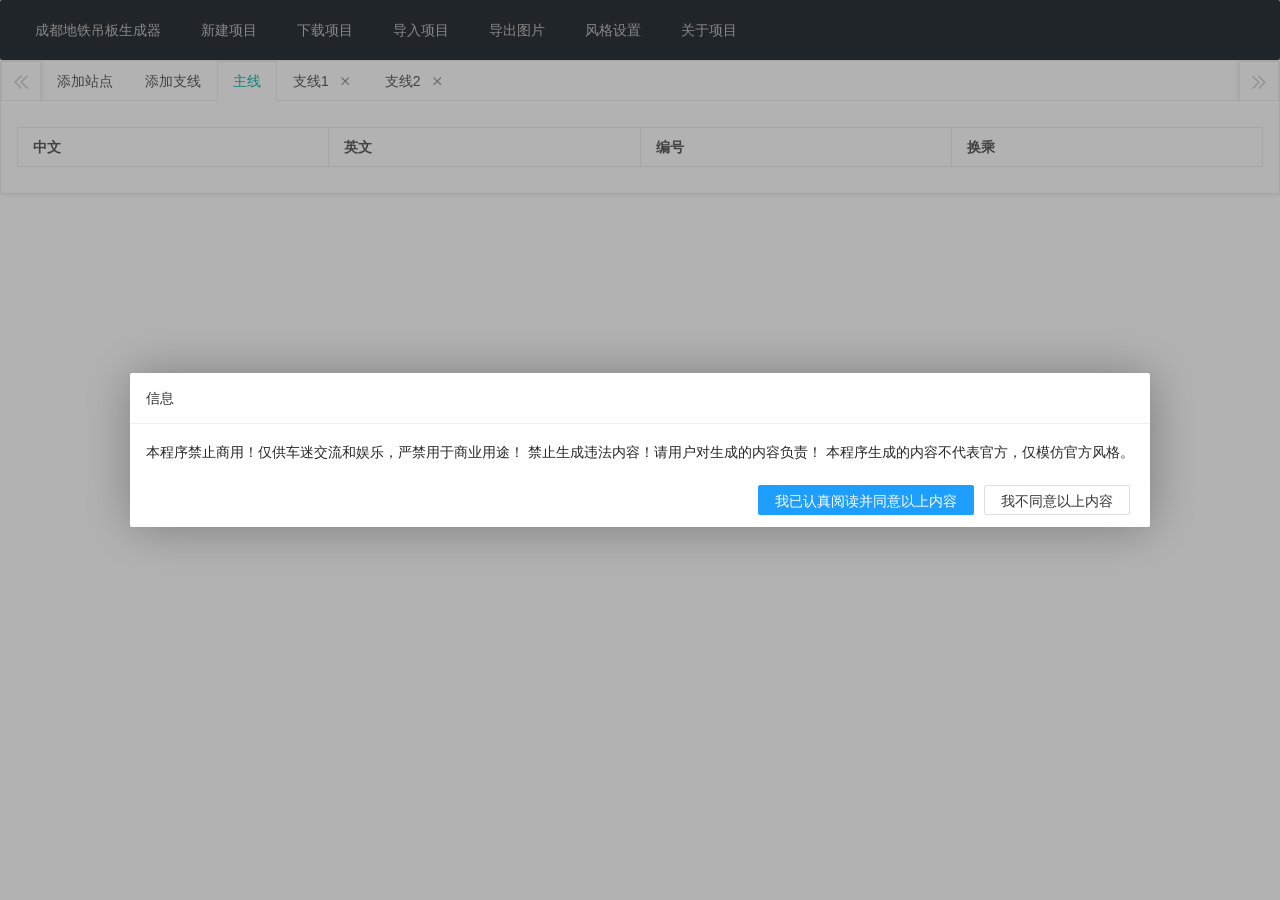
<file: index.html>
<!doctype html>
<html lang="en">
  <head>
    <meta charset="UTF-8" />
    <meta name="viewport" content="width=device-width, initial-scale=1.0" />
    <title>成都地铁吊板生成器</title>
    <link rel="stylesheet" type="text/css" href="style.css" />
    <link href="layui/css/layui.css" rel="stylesheet" />
  </head>
  <body>
    <ul class="layui-nav" id="top">
      <li class="layui-nav-item title">
        <a href="javascript:;">成都地铁吊板生成器</a>
      </li>
      <li class="layui-nav-item" name="btn-new">
        <a href="javascript:;">新建项目</a>
      </li>
      <li class="layui-nav-item" name="btn-download">
        <a href="javascript:;">下载项目</a>
      </li>
      <li class="layui-nav-item" name="btn-import">
        <a href="javascript:;">导入项目</a>
      </li>
      <li class="layui-nav-item" name="btn-export">
        <a href="javascript:;">导出图片</a>
      </li>
      <li class="layui-nav-item" name="btn-style">
        <a href="javascript:;">风格设置</a>
      </li>
      <li class="layui-nav-item" name="btn-about">
        <a href="javascript:;">关于项目</a>
      </li>
      <li class="layui-nav-item options">
        <a href="javascript:;">选项</a>
        <dl class="layui-nav-child">
          <dd name="btn-new"><a href="javascript:;">新建项目</a></dd>
          <dd name="btn-download"><a href="javascript:;">下载项目</a></dd>
          <dd name="btn-import"><a href="javascript:;">导入项目</a></dd>
          <dd name="btn-export"><a href="javascript:;">导出图片</a></dd>
          <dd name="btn-style"><a href="javascript:;">风格设置</a></dd>
          <dd name="btn-about"><a href="javascript:;">关于项目</a></dd>
        </dl>
      </li>
    </ul>
    <div id="main">
      <div id="left">
        <div id="draw"></div>
        <div id="stas">
          <div class="layui-tabs layui-tabs-card layui-panel layui-inline" id="lines" lay-options="{closable:true,headerMode:'scroll',index:2}">
            <ul class="layui-tabs-header" id="toolbar-header">
              <li lay-id="new_sta" lay-closable="false">添加站点</li>
              <li lay-id="new_branch" lay-closable="false">添加支线</li>
              <li lay-id="main" lay-closable="false">主线</li>
              <li lay-id="b1" class="toolbar-branches">支线1</li>
              <li lay-id="b2" class="toolbar-branches">支线2</li>
            </ul>
              <div class="layui-tabs-body" id="toolbar-body">
              <div class="layui-tabs-item">
                <button type="button" class="layui-btn" onclick="new_sta()">添加站点——如果唤起弹窗失败，请点我</button>
              </div>
              <div class="layui-tabs-item">
                <button type="button" class="layui-btn" onclick="new_branch()">添加支线——如果唤起弹窗失败，请点我</button>
              </div>
              <div class="layui-tabs-item">
                <!-- 主线 -->
                <table class="layui-table">
                  <thead>
                    <tr>
                      <th>中文</th>
                      <th>英文</th>
                      <th>编号</th>
                      <th>换乘</th>
                    </tr>
                  </thead>
                  <tbody id="stations"></tbody>
                </table>
              </div>
              <div class="layui-tabs-item id-is-branch">
                <!-- 支线1 -->
                支线1
              </div>
              <div class="layui-tabs-item id-is-branch">
                <!-- 支线2 -->
                支线2
              </div>
            </div>
          </div>
        </div>
      </div>
      <div id="style1" class="layui-form">
        <div class="layui-form-item">
          <div class="layui-input-group">
            <div class="layui-input-split layui-input-prefix">缩放</div>
            <input
              type="number"
              id="scale"
              step="0.1"
              min="0"
              class="layui-input"
            />
          </div>
        </div>
        <div class="layui-form-item">
          <div class="layui-input-group">
            <div class="layui-input-split layui-input-prefix">左边宽度</div>
            <input type="number" id="a_width" min="0" class="layui-input" />
          </div>
        </div>
        <div class="layui-form-item">
          <div class="layui-input-group">
            <div class="layui-input-split layui-input-prefix">右边宽度</div>
            <input type="number" id="b_width" min="0" class="layui-input" />
          </div>
        </div>
        <div class="layui-form-item">
          <div class="layui-input-group">
            <div class="layui-input-split layui-input-prefix">整体高度</div>
            <input type="number" id="height" min="0" class="layui-input" />
          </div>
        </div>
        <div class="layui-form-item">
          <div class="layui-input-group">
            <div class="layui-input-split layui-input-prefix">左右边距</div>
            <input type="number" id="margin" min="0" class="layui-input" />
          </div>
        </div>
        <div class="layui-form-item">
          <div class="layui-input-group">
            <div class="layui-input-split layui-input-prefix">上面边距</div>
            <input type="number" id="a_top" min="0" class="layui-input" />
          </div>
        </div>
        <input
          type="checkbox"
          id="left_door"
          class="layui-input"
          title="左边开门"
          lay-skin="tag"
        /><br /><br />
        <input
          type="checkbox"
          id="to_left"
          class="layui-input"
          title="向左行车"
          lay-skin="tag"
        /><br /><br />
        <input
          type="checkbox"
          id="color_next"
          class="layui-input"
          title="站名、下一站、方向上色"
          lay-skin="tag"
        /><br /><br />
        <input
          type="checkbox"
          id="new_style"
          class="layui-input"
          title="新风格"
          lay-skin="tag"
        /><br /><br />
        <div class="layui-form-item">
          <div class="layui-input-group">
            <div class="layui-input-split layui-input-prefix">线路名称(中文)</div>
            <input type="text" id="name0" class="layui-input" />
          </div>
        </div>
        <div class="layui-form-item">
          <div class="layui-input-group">
            <div class="layui-input-split layui-input-prefix">线路名称(英文)</div>
            <input type="text" id="name1" class="layui-input" />
          </div>
        </div>
        <div class="layui-form-item">
          <div class="layui-input-group">
            <div class="layui-input-split layui-input-prefix">线条粗细</div>
            <input type="number" id="line_width" min="4" max="10" class="layui-input" />
          </div>
        </div>
        <div class="layui-form-item">
          <div class="layui-input-group">
            <div class="layui-input-split layui-input-prefix">线路编号</div>
            <input type="text" id="name2" class="layui-input" />
          </div>
        </div>
        <div style="display: inline">
          <span style="padding-left: 6px">线路颜色</span
          ><input type="color" id="color" class="layui-input" />
        </div>
        <button type="button" class="layui-btn" id="choose-col-btn">使用已有颜色</button>
        <button type="button" class="layui-btn" id="number-station">一键编号</button>
        <button type="button" class="layui-btn" id="reverse-station">线路反转</button>
        <button type="button" class="layui-btn" id="read-station">读取现有站点(仅中文)</button>
        <button type="button" class="layui-btn" id="new_loop">视为环线</button>
      </div>

      <div id="style2" class="layui-form">
        <span style="padding-left: 6px">索引: </span><label id="key"></label
        ><br /><br />
        <div class="layui-form-item">
          <div class="layui-input-group">
            <div class="layui-input-split layui-input-prefix">站名(中文)</div>
            <textarea
              type="text"
              id="zh_name"
              class="layui-textarea"
            ></textarea>
          </div>
        </div>
        <div class="layui-form-item">
          <div class="layui-input-group">
            <div class="layui-input-split layui-input-prefix">站名(英文)</div>
            <textarea
              type="text"
              id="en_name"
              class="layui-textarea"
            ></textarea>
          </div>
        </div>
        <div class="layui-form-item">
          <div class="layui-input-group">
            <div class="layui-input-split layui-input-prefix">编号</div>
            <input type="text" id="number" class="layui-input" />
          </div>
        </div>
        <input type="checkbox" id="serve" title="未开通" lay-skin="tag" />
        <br />
        <br />
        <label>换乘:</label>
        <div id="interchange"></div>
        <br />
        <div style="display: flex">
          <button type="button" class="layui-btn" id="new_interchange">
            新增换乘
          </button>
          <button type="button" class="layui-btn" id="set_now">设为当前</button>
          <button type="button" class="layui-btn" id="dele">删除</button>
        </div>
      </div>
    </div>
    <div id="new_sta_dialog" style="display: none; padding: 15px">
      <div class="layui-form">
        <div class="layui-form-item">
          <label>车站将添加于</label>
          <b id="where_to_add">主线</b>
        </div>
        <div class="layui-form-item">
          <label>选择车站添加位置:</label>
          <select id="stas-choose" lay-search="{fuzzy: false}">
            <option value="__start">开头</option>
            <option value="__end" selected>末尾</option>
          </select>
        </div>
        <div class="layui-form-item">
          <div class="layui-input-group">
            <div class="layui-input-split layui-input-prefix">站名(中文)</div>
            <textarea
              type="text"
              id="new_zh_name"
              class="layui-textarea"
            ></textarea>
          </div>
        </div>
        <div class="layui-form-item">
          <div class="layui-input-group">
            <div class="layui-input-split layui-input-prefix">站名(英文)</div>
            <textarea
              type="text"
              id="new_en_name"
              class="layui-textarea"
            ></textarea>
          </div>
        </div>
        <label>以上内容和其他内容可以稍后更改</label>
      </div>
      <div class="end">
        <button
          type="button"
          class="layui-btn"
          onclick="
            add_sta();
            close_new_sta();
          "
        >
          确定
        </button>
        <button
          type="button"
          class="layui-btn"
          onclick="close_new_sta()"
        >
          取消
        </button>
      </div>
    </div>
    <div
      id="choose-color"
      class="layui-form"
      style="display: none; padding: 15px"
    >
      <div class="layui-form-item">
        <label>选择线路</label>
        <label id="preview-color"></label><br />
        <select
          id="line-choose"
          lay-filter="line-choose-filter"
          lay-search="{fuzzy: false}"
        ></select
        ><br />
        <button type="button" class="layui-btn btn_ok">确定</button
        ><button type="button" class="layui-btn btn_cancel">取消</button>
      </div>
    </div>
    <div
      id="download-png"
      class="layui-form"
      style="display: none; padding: 15px"
    >
      <div class="layui-form-item">
        <div class="layui-form-item">
          <div class="layui-input-group">
            <div class="layui-input-split layui-input-prefix">文件名称</div>
            <input type="text" id="file-name" class="layui-input" />
            <div class="layui-input-split layui-input-suffix">.png</div>
          </div>
        </div>
        <input
          type="checkbox"
          id="no_left"
          class="layui-input"
          title="不导出左边"
          lay-skin="tag"
        />
        <input
          type="checkbox"
          id="no_right"
          class="layui-input"
          title="不导出右边"
          lay-skin="tag"
        /><br /><br />
        <button type="button" class="layui-btn btn_ok">确定</button>
        <button type="button" class="layui-btn btn_cancel">取消</button>
      </div>
    </div>
    <div
      id="number-station-dialog"
      class="layui-form"
      style="display: none; padding: 15px"
    >
      <div class="layui-form-item">
        <div class="layui-form-item">
          <input
            type="checkbox"
            id="reverse-number"
            class="layui-input"
            title="反转编号"
            lay-skin="tag"
          /><br /><br />
        </div>
        <button type="button" class="layui-btn btn_ok">确定</button>
        <button type="button" class="layui-btn btn_cancel">取消</button>
      </div>
    </div>
    <div
      id="read-station-dialog"
      class="layui-form"
      style="display: none; padding: 15px"
    >
      <div class="layui-form-item">
        <div class="layui-form-item">
          <div class="layui-input-group">
            <div class="layui-input-split layui-input-prefix">城市</div>
            <input type="text" id="read-city-name" class="layui-input" value="成都"/>
          </div>
        </div>
        <div class="layui-form-item">
          <div class="layui-input-group">
            <div class="layui-input-split layui-input-prefix">线路名称</div>
            <input type="text" id="read-line-name" class="layui-input" value="2号线"/>
            <div class="layui-input-split layui-input-suffix" style="cursor: pointer;" id="read-lines-search">
              <i class="layui-icon layui-icon-search"></i>
            </div>
          </div>
        </div>
        <select
          id="read-line-choose"
          lay-filter="read-line-choose-filter"
          lay-search="{fuzzy: false}"
        ></select
        ><br />
        <button type="button" class="layui-btn btn_ok">确定</button>
        <button type="button" class="layui-btn btn_cancel">取消</button>
      </div>
    </div>
  </body>
  <script src="layui/layui.js"></script>
  <script src="svg.min.js"></script>
  <script src="draw.js"></script>
  <script src="script.js"></script>
</html>
</file>
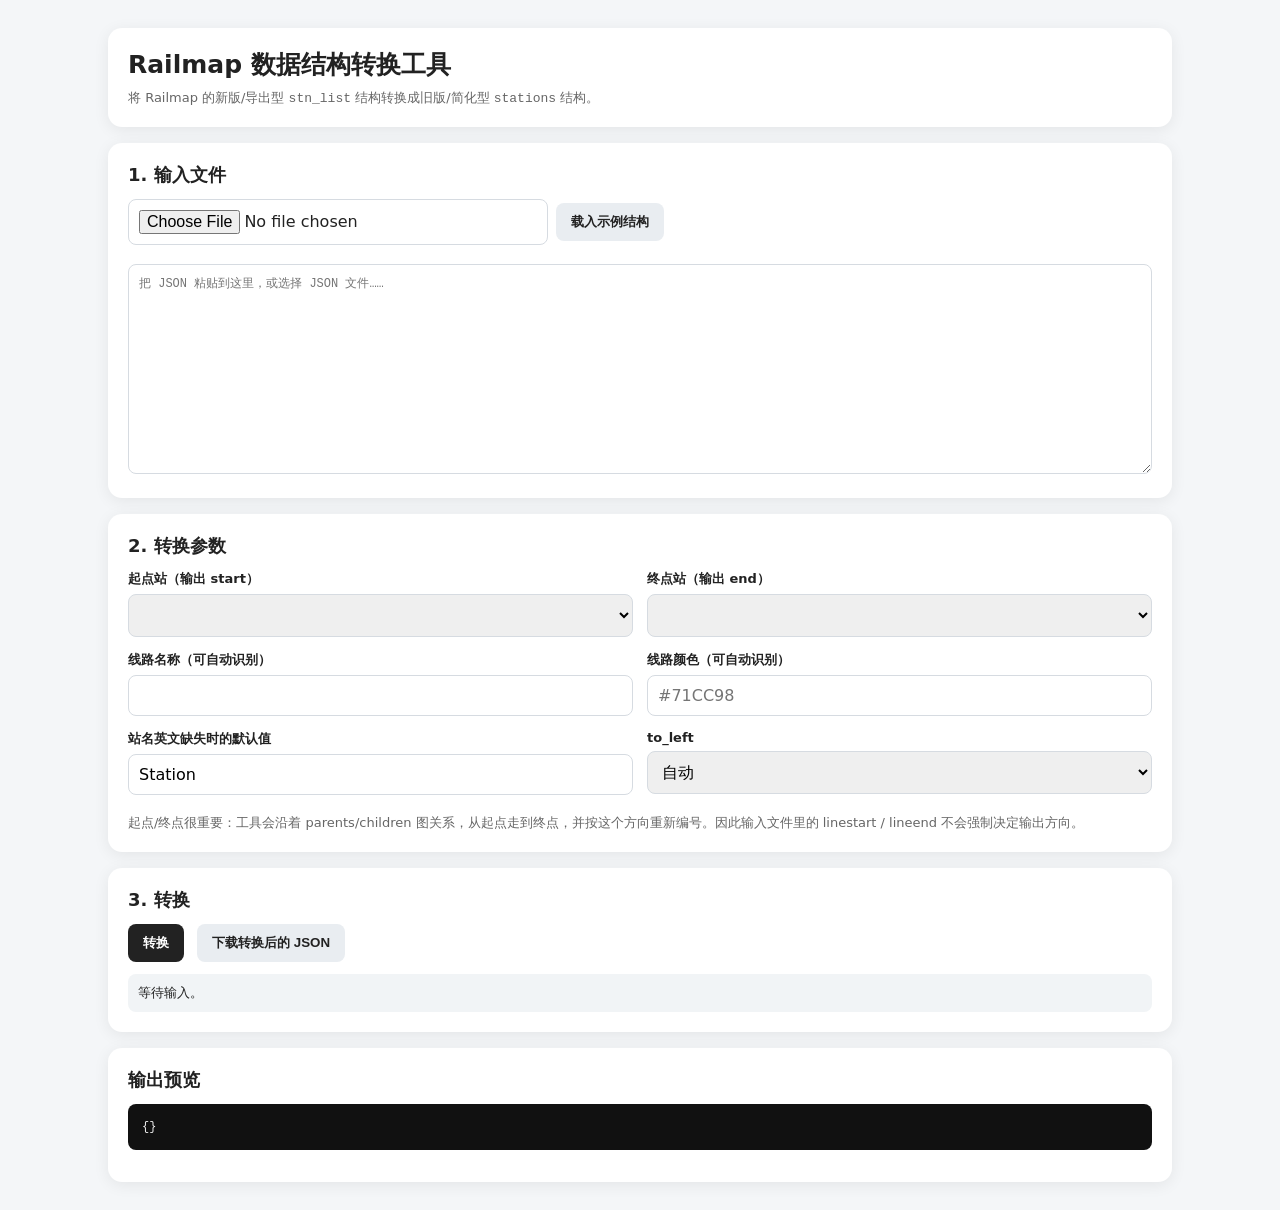
<file: convert.html>
<!doctype html>
<html lang="zh-CN">
<head>
<meta charset="UTF-8">
<meta name="viewport" content="width=device-width,initial-scale=1">
<title>Railmap 数据结构转换工具</title>
<style>
*{box-sizing:border-box}body{margin:0;font-family:system-ui,-apple-system,"Segoe UI","Microsoft YaHei",sans-serif;background:#f4f6f8;color:#222}
.wrap{max-width:1100px;margin:28px auto;padding:0 18px}.card{background:#fff;border-radius:14px;padding:20px;margin-bottom:16px;box-shadow:0 3px 16px #00000012}
h1{margin:0 0 8px;font-size:25px}h2{font-size:18px;margin:0 0 12px}.muted{color:#666;font-size:13px}
.grid{display:grid;grid-template-columns:1fr 1fr;gap:14px}.full{grid-column:1/-1}
label{display:block;font-size:13px;font-weight:600;margin-bottom:6px}input,select,textarea{width:100%;padding:10px;border:1px solid #d6dbe1;border-radius:8px;font:inherit}
textarea{min-height:210px;font-family:Consolas,monospace;font-size:12px}
button{border:0;border-radius:8px;padding:10px 15px;cursor:pointer;font-weight:600;margin-right:8px}
.primary{background:#222;color:#fff}.secondary{background:#e9edf1;color:#222}.danger{background:#ffe7e7;color:#a00}
.row{display:flex;gap:8px;align-items:center;flex-wrap:wrap}.status{padding:10px;border-radius:8px;background:#f1f4f6;font-size:13px;white-space:pre-wrap}
#preview{max-height:360px;overflow:auto;background:#111;color:#eee;padding:14px;border-radius:8px;font:12px/1.5 Consolas,monospace}
.ok{background:#e8f7ec;color:#176b2c}.err{background:#fff0f0;color:#a00000}
@media(max-width:700px){.grid{grid-template-columns:1fr}.full{grid-column:auto}}
</style>
</head>
<body>
<div class="wrap">
<div class="card">
<h1>Railmap 数据结构转换工具</h1>
<div class="muted">将 Railmap 的新版/导出型 <code>stn_list</code> 结构转换成旧版/简化型 <code>stations</code> 结构。</div>
</div>

<div class="card">
<h2>1. 输入文件</h2>
<div class="row">
<input id="file" type="file" accept=".json,application/json" style="max-width:420px">
<button class="secondary" id="loadSample">载入示例结构</button>
</div>
<br>
<textarea id="input" placeholder="把 JSON 粘贴到这里，或选择 JSON 文件……"></textarea>
</div>

<div class="card">
<h2>2. 转换参数</h2>
<div class="grid">
<div>
<label>起点站（输出 start）</label>
<select id="start"></select>
</div>
<div>
<label>终点站（输出 end）</label>
<select id="end"></select>
</div>
<div>
<label>线路名称（可自动识别）</label>
<input id="lineName">
</div>
<div>
<label>线路颜色（可自动识别）</label>
<input id="lineColor" type="text" placeholder="#71CC98">
</div>
<div>
<label>站名英文缺失时的默认值</label>
<input id="defaultEn" value="Station">
</div>
<div>
<label>to_left</label>
<select id="toLeft"><option value="auto">自动</option><option value="true">true</option><option value="false">false</option></select>
</div>
</div>
<br>
<div class="muted">起点/终点很重要：工具会沿着 parents/children 图关系，从起点走到终点，并按这个方向重新编号。因此输入文件里的 linestart / lineend 不会强制决定输出方向。</div>
</div>

<div class="card">
<h2>3. 转换</h2>
<button class="primary" id="convert">转换</button>
<button class="secondary" id="download" disabled>下载转换后的 JSON</button>
<div id="status" class="status" style="margin-top:12px">等待输入。</div>
</div>

<div class="card">
<h2>输出预览</h2>
<pre id="preview">{}</pre>
</div>
</div>

<script>
let source=null, result=null;

const $=id=>document.getElementById(id);
const sample={
  "style":"gzmtr","direction":"l",
  "theme":["guangzhou","gz9","#71CC98","#000"],
  "line_name":["9号线","Line 9"],
  "stn_list":{
    "linestart":{"num":"00","parents":[],"children":["a"],"localisedName":{"zh":"起点","en":"Start"}},
    "a":{"num":"01","parents":["linestart"],"children":["b"],"localisedName":{"zh":"甲站","en":"Jia"}},
    "b":{"num":"02","parents":["a"],"children":["c"],"localisedName":{"zh":"乙站","en":"Yi"}},
    "c":{"num":"03","parents":["b"],"children":["lineend"],"localisedName":{"zh":"丙站","en":"Bing"}},
    "lineend":{"num":"00","parents":["c"],"children":[],"localisedName":{"zh":"终点","en":"End"}}
  }
};

$("file").addEventListener("change", async e=>{
  const f=e.target.files[0]; if(!f)return;
  try{ load(JSON.parse(await f.text())); $("status").textContent="已读取文件。"; $("status").className="status ok"; }
  catch(err){showErr("JSON 解析失败："+err.message);}
});
$("loadSample").onclick=()=>load(sample);

function load(d){
  source=d;
  if(!d || typeof d!=="object" || !d.stn_list) throw new Error("没有找到 stn_list，当前工具要求输入为第二种结构。");
  const list=d.stn_list;
  const stations=Object.entries(list).filter(([k,v])=>k!=="linestart"&&k!=="lineend"&&v?.localisedName?.zh);
  $("lineName").value=(d.line_name?.[0]||"");
  $("lineColor").value=(d.theme?.[2]||"");
  fillSelect(stations);
  const ends=findEndpoints(list);
  if(ends.length>=2){
    // 优先保留用户提示中这种“实际线路方向”无法由源结构可靠判断的情况：
    // 默认选择图的两个端点，若有 linestart/lineend 则按 linestart -> lineend。
    const first=(list.linestart?.children||[]).find(x=>list[x]);
    const last=(list.lineend?.parents||[]).find(x=>list[x]);
    if(first) $("start").value=first;
    if(last) $("end").value=last;
  }
  $("toLeft").value="auto";
  $("preview").textContent="{}";
}
function fillSelect(stations){
  $("start").innerHTML=""; $("end").innerHTML="";
  for(const [k,v] of stations){
    const text=`${v.localisedName.zh} (${v.localisedName.en||"—"}) [${k}]`;
    $("start").add(new Option(text,k)); $("end").add(new Option(text,k));
  }
}
function findEndpoints(list){
  return Object.entries(list).filter(([k,v])=>{
    if(k==="linestart"||k==="lineend")return false;
    const p=(v.parents||[]).filter(x=>list[x]&&x!=="linestart"&&x!=="lineend");
    const c=(v.children||[]).filter(x=>list[x]&&x!=="linestart"&&x!=="lineend");
    return p.length===0 || c.length===0;
  }).map(x=>x[0]);
}
function walk(start,end,list){
  // DFS：优先沿 children 前进；遇到分支会尝试所有路径。
  const paths=[];
  function dfs(k,path,seen){
    if(seen.has(k))return;
    if(k===end){paths.push([...path,k]);return;}
    seen.add(k);
    const children=(list[k]?.children||[]).filter(x=>list[x]&&x!=="linestart"&&x!=="lineend");
    for(const n of children) dfs(n,[...path,k],new Set(seen));
  }
  dfs(start,[],new Set());
  if(paths.length)return paths.sort((a,b)=>a.length-b.length)[0];
  // 如果 children 方向走不到，允许利用 parents 反向走。
  function dfs2(k,path,seen){
    if(seen.has(k))return;
    if(k===end){paths.push([...path,k]);return;}
    seen.add(k);
    const ns=[...(list[k]?.children||[]),...(list[k]?.parents||[])]
      .filter(x=>list[x]&&x!=="linestart"&&x!=="lineend");
    for(const n of [...new Set(ns)]) dfs2(n,[...path,k],new Set(seen));
  }
  dfs2(start,[],new Set());
  if(paths.length)return paths.sort((a,b)=>a.length-b.length)[0];
  return null;
}
function randomKey(){
  const chars="ABCDEFGHIJKLMNOPQRSTUVWXYZabcdefghijklmnopqrstuvwxyz0123456789-_";
  let s="";
  for(let i=0;i<5;i++) s+=chars[Math.floor(Math.random()*chars.length)];
  return s;
}
function uniqueKeys(n){
  const s=new Set(); while(s.size<n)s.add(randomKey()); return [...s];
}
function getLineNumber(theme){
  if(!Array.isArray(theme))return "";
  const id=theme[1]||"";
  const m=String(id).match(/(?:^|[^0-9])([0-9]+)$/);
  return m?m[1]:"";
}
function getInterchanges(v){
  const out=[];
  const groups=v?.transfer?.groups||[];
  for(const g of groups){
    for(const line of (g?.lines||[])){
      const t=line?.theme;
      const num=getLineNumber(t);
      const color=Array.isArray(t)?t[2]:"";
      if(num && !out.some(x=>x[0]===num)) out.push([num,color||""]);
    }
  }
  return out;
}
function convert(){
  try{
    if(!source)throw new Error("请先选择或粘贴 JSON。");
    const list=source.stn_list;
    const start=$("start").value, end=$("end").value;
    if(!start||!end||start===end)throw new Error("请选择不同的起点和终点。");
    const path=walk(start,end,list);
    if(!path)throw new Error("从起点到终点找不到连通路径。请检查 parents/children，或交换起终点。");

    const realPath=path.filter(k=>k!=="linestart"&&k!=="lineend");
    const keys=uniqueKeys(realPath.length);
    const stations={};

    realPath.forEach((oldKey,i)=>{
      const v=list[oldKey];
      const name=v.localisedName||{};
      const zh=name.zh||oldKey;
      const en=name.en||$("defaultEn").value||"Station";
      const item={
        name:[zh,en],
        id:String(i+1).padStart(2,"0")
      };
      if(i>0)item.back=[keys[i-1]];
      if(i<realPath.length-1)item.next=[keys[i+1]];
      item.key=keys[i];
      const interchange=getInterchanges(v);
      if(interchange.length)item.interchange=interchange;
      stations[keys[i]]=item;
    });

    const lineName=$("lineName").value || source.line_name?.[0] || "未命名线路";
    const color=$("lineColor").value || source.theme?.[2] || "#888888";
    const toLeft=$("toLeft").value==="auto" ? source.direction==="l" : $("toLeft").value==="true";

    result={
      name:[lineName, source.line_name?.[1]||lineName],
      color,
      stations,
      branches:[],
      to_left:toLeft,
      left_door:true,
      a_width:600,
      height:200,
      b_width:600,
      line_width:4,
      a_top:50,
      margin:70,
      scale:2,
      new:true,
      color_next:true,
      start:keys[0],
      end:keys[keys.length-1],
      selected:keys[0]
    };
    $("preview").textContent=JSON.stringify(result,null,2);
    $("download").disabled=false;
    $("status").textContent=`转换成功：${realPath.length} 个车站\n${realPath.map((k,i)=>`${i+1}. ${list[k].localisedName.zh}`).join("\n")}`;
    $("status").className="status ok";
  }catch(err){showErr(err.message);}
}
function showErr(msg){$("status").textContent=msg;$("status").className="status err";}
$("input").addEventListener("input",()=>{
  try{const d=JSON.parse($("input").value);load(d);}catch(e){}
});
$("convert").onclick=()=>{
  if(!source && $("input").value.trim()){
    try{load(JSON.parse($("input").value));}catch(e){showErr("JSON 解析失败："+e.message);return;}
  }
  convert();
};
$("download").onclick=()=>{
  if(!result)return;
  const blob=new Blob([JSON.stringify(result,null,2)],{type:"application/json;charset=utf-8"});
  const a=document.createElement("a");
  a.href=URL.createObjectURL(blob);
  const n=(result.name?.[0]||"converted").replace(/[\\/:*?"<>|]/g,"_");
  a.download=n+"_转换.json"; a.click(); URL.revokeObjectURL(a.href);
};
</script>
</body>
</html>
</file>
<file: style.css>
body{
    margin:0;
    padding:0;
    display:flex;
    flex-direction:column;
    height:100%;
}

html{
    height:100%;
}

#draw{
    width:100%;
    overflow-x:auto;
    margin:0;
    padding:0;
}

#top>h3{
    margin:5px;
    padding:0;
    flex-grow:1;
    color:#fff;
}

@media screen and (max-width: 263px) {
    #top>li.layui-nav-item.title{
        display:none;
    }
}

@media screen and (max-width: 771px) {
    #top>li.layui-nav-item:not(li.layui-nav-item.title):not(li.layui-nav-item.options){
        display:none;
    }
}

@media screen and (min-width: 772px) {
    #top>li.layui-nav-item.options{
        display:none;
    }
}

#main{
    flex-grow:1;
    display:flex;
}

/* #stas{
    overflow-y:auto;
    height:50%;
}

#stas-top{
    position:sticky;
    top:0;
    background-color: #fff;
} */

#style1,#style2{
    display: none;
    padding: 15px;
}

#left{
    display:flex;
    flex-direction:column;
    overflow: hidden;
    flex-grow:1;
}

#stations>.stas{
    padding:5px;
}

#stations>.stas>p{
    margin:2px;
}

#stas-table{
    border-collapse:collapse;
    border:1px solid #8a8a8a;
}

th,td{
  border:1px solid rgb(160 160 160);
  padding:8px 10px;
}

#stas{
    display:flex;
    flex-direction:column;
}

#stas-top{
    width:100%;
}

#stas-top>p:first-child{
    flex-grow:1;
    margin:0;
    padding:10px;
}

#stas-top{
    display:flex;
    align-items:center;
}

.hover.hide{
    display:none;
}

.hover{
    background-color:rgba(0,0,0,0.5);
    position:fixed;
    top:0;
    left:0;
    width:100%;
    height:100%;
}

.hover>.dialog>.top{
    display:flex;
}

.hover>.dialog>.top>#dialog-text{
    flex-grow:1;
}

.hover>.dialog{
    position:absolute;
    left:50%;
    top:50%;
    transform:translate(-50%,-50%);
    background-color:#fff;
    border-radius:10px;
    padding:10px;
}

.hover>.dialog>.body{
    padding:10px;
}

.hover>.dialog>.end{
    display:flex;
    justify-content:flex-end;
}
.close{
    background-color:rgb(243, 85, 85);
    cursor:pointer;
    padding:3px;
}
</file>
<file: layui/css/layui.css>
blockquote,body,button,dd,div,dl,dt,form,h1,h2,h3,h4,h5,h6,input,li,ol,p,pre,td,textarea,th,ul{margin:0;padding:0;-webkit-tap-highlight-color:rgba(0,0,0,0)}a:active,a:hover{outline:0}img{display:inline-block;border:none;vertical-align:middle}li{list-style:none}table{border-collapse:collapse;border-spacing:0}h1,h2,h3,h4,h5,h6{font-weight:700}h5,h6{font-size:100%}button,input,select,textarea{font-size:100%}button,input,optgroup,option,select,textarea{font-family:inherit;font-size:inherit;font-style:inherit;font-weight:inherit;outline:0}pre{white-space:pre-wrap;word-wrap:break-word}body{line-height:1.6;color:rgba(0,0,0,.85);font-size:14px;font-family:-apple-system,Roboto,'PingFang SC','Helvetica Neue',Arial,sans-serif,'Apple Color Emoji','Segoe UI Emoji','Segoe UI Symbol','Noto Color Emoji'}hr{height:0;line-height:0;margin:10px 0;padding:0;border:none;border-bottom:1px solid #eee;clear:both;overflow:hidden;background:0 0}a{color:#333;text-decoration:none}a cite{font-style:normal}.layui-border-box,.layui-border-box *{box-sizing:border-box}.layui-box,.layui-box *{box-sizing:content-box}.layui-clear{clear:both}.layui-clear:after{content:'\20';clear:both;display:block;height:0}.layui-clear-space{word-spacing:-5px}.layui-inline{position:relative;display:inline-block;vertical-align:middle}.layui-edge{position:relative;display:inline-block;vertical-align:middle;width:0;height:0;border-width:6px;border-style:dashed;border-color:transparent;overflow:hidden}.layui-edge-top{top:-4px;border-bottom-color:#999;border-bottom-style:solid}.layui-edge-right{border-left-color:#999;border-left-style:solid}.layui-edge-bottom{top:2px;border-top-color:#999;border-top-style:solid}.layui-edge-left{border-right-color:#999;border-right-style:solid}.layui-elip,.layui-ellip{text-overflow:ellipsis;overflow:hidden;white-space:nowrap}.layui-disabled,.layui-icon,.layui-unselect{-webkit-user-select:none;-moz-user-select:none;-ms-user-select:none;user-select:none}.layui-disabled,.layui-disabled:hover{color:#d2d2d2!important;cursor:not-allowed!important}.layui-circle{border-radius:100%}.layui-show{display:block!important}.layui-hide{display:none!important}.layui-show-v{visibility:visible!important}.layui-hide-v{visibility:hidden!important}@font-face{font-family:layui-icon;src:url(../font/iconfont.eot?v=293);src:url(../font/iconfont.eot?v=293#iefix) format('embedded-opentype'),url(../font/iconfont.woff2?v=293) format('woff2'),url(../font/iconfont.woff?v=293) format('woff'),url(../font/iconfont.ttf?v=293) format('truetype'),url(../font/iconfont.svg?v=293#layui-icon) format('svg')}.layui-icon{font-family:layui-icon!important;font-size:16px;font-style:normal;-webkit-font-smoothing:antialiased;-moz-osx-font-smoothing:grayscale}.layui-icon-sound:before{content:'\e69d'}.layui-icon-bot:before{content:'\e7d6'}.layui-icon-leaf:before{content:'\e701'}.layui-icon-folder:before{content:'\eabe'}.layui-icon-folder-open:before{content:'\eac1'}.layui-icon-gitee:before{content:'\e69b'}.layui-icon-github:before{content:'\e6a7'}.layui-icon-disabled:before{content:'\e6cc'}.layui-icon-moon:before{content:'\e6c2'}.layui-icon-error:before{content:'\e693'}.layui-icon-success:before{content:'\e697'}.layui-icon-question:before{content:'\e699'}.layui-icon-lock:before{content:'\e69a'}.layui-icon-eye:before{content:'\e695'}.layui-icon-eye-invisible:before{content:'\e696'}.layui-icon-backspace:before{content:'\e694'}.layui-icon-tips-fill:before{content:'\eb2e'}.layui-icon-test:before{content:'\e692'}.layui-icon-clear:before{content:'\e788'}.layui-icon-heart-fill:before{content:'\e68f'}.layui-icon-light:before{content:'\e748'}.layui-icon-music:before{content:'\e690'}.layui-icon-time:before{content:'\e68d'}.layui-icon-ie:before{content:'\e7bb'}.layui-icon-firefox:before{content:'\e686'}.layui-icon-at:before{content:'\e687'}.layui-icon-bluetooth:before{content:'\e689'}.layui-icon-chrome:before{content:'\e68a'}.layui-icon-edge:before{content:'\e68b'}.layui-icon-heart:before{content:'\e68c'}.layui-icon-key:before{content:'\e683'}.layui-icon-android:before{content:'\e684'}.layui-icon-mike:before{content:'\e6dc'}.layui-icon-mute:before{content:'\e685'}.layui-icon-gift:before{content:'\e627'}.layui-icon-windows:before{content:'\e67f'}.layui-icon-ios:before{content:'\e680'}.layui-icon-logout:before{content:'\e682'}.layui-icon-wifi:before{content:'\e7e0'}.layui-icon-rss:before{content:'\e808'}.layui-icon-email:before{content:'\e618'}.layui-icon-reduce-circle:before{content:'\e616'}.layui-icon-transfer:before{content:'\e691'}.layui-icon-service:before{content:'\e626'}.layui-icon-addition:before{content:'\e624'}.layui-icon-subtraction:before{content:'\e67e'}.layui-icon-slider:before{content:'\e714'}.layui-icon-print:before{content:'\e66d'}.layui-icon-export:before{content:'\e67d'}.layui-icon-cols:before{content:'\e610'}.layui-icon-screen-full:before{content:'\e622'}.layui-icon-screen-restore:before{content:'\e758'}.layui-icon-rate-half:before{content:'\e6c9'}.layui-icon-rate-solid:before{content:'\e67a'}.layui-icon-rate:before{content:'\e67b'}.layui-icon-cellphone:before{content:'\e678'}.layui-icon-vercode:before{content:'\e679'}.layui-icon-login-weibo:before{content:'\e675'}.layui-icon-login-qq:before{content:'\e676'}.layui-icon-login-wechat:before{content:'\e677'}.layui-icon-username:before{content:'\e66f'}.layui-icon-password:before{content:'\e673'}.layui-icon-refresh-3:before{content:'\e9aa'}.layui-icon-auz:before{content:'\e672'}.layui-icon-shrink-right:before{content:'\e668'}.layui-icon-spread-left:before{content:'\e66b'}.layui-icon-snowflake:before{content:'\e6b1'}.layui-icon-tips:before{content:'\e702'}.layui-icon-note:before{content:'\e66e'}.layui-icon-senior:before{content:'\e674'}.layui-icon-refresh-1:before{content:'\e666'}.layui-icon-refresh:before{content:'\e669'}.layui-icon-flag:before{content:'\e66c'}.layui-icon-theme:before{content:'\e66a'}.layui-icon-notice:before{content:'\e667'}.layui-icon-console:before{content:'\e665'}.layui-icon-website:before{content:'\e7ae'}.layui-icon-face-surprised:before{content:'\e664'}.layui-icon-set:before{content:'\e716'}.layui-icon-template:before{content:'\e663'}.layui-icon-app:before{content:'\e653'}.layui-icon-template-1:before{content:'\e656'}.layui-icon-home:before{content:'\e68e'}.layui-icon-female:before{content:'\e661'}.layui-icon-male:before{content:'\e662'}.layui-icon-tread:before{content:'\e6c5'}.layui-icon-praise:before{content:'\e6c6'}.layui-icon-rmb:before{content:'\e65e'}.layui-icon-more:before{content:'\e65f'}.layui-icon-camera:before{content:'\e660'}.layui-icon-cart-simple:before{content:'\e698'}.layui-icon-face-cry:before{content:'\e69c'}.layui-icon-face-smile:before{content:'\e6af'}.layui-icon-survey:before{content:'\e6b2'}.layui-icon-read:before{content:'\e705'}.layui-icon-location:before{content:'\e715'}.layui-icon-dollar:before{content:'\e659'}.layui-icon-diamond:before{content:'\e735'}.layui-icon-return:before{content:'\e65c'}.layui-icon-camera-fill:before{content:'\e65d'}.layui-icon-fire:before{content:'\e756'}.layui-icon-more-vertical:before{content:'\e671'}.layui-icon-cart:before{content:'\e657'}.layui-icon-star-fill:before{content:'\e658'}.layui-icon-prev:before{content:'\e65a'}.layui-icon-next:before{content:'\e65b'}.layui-icon-upload:before{content:'\e67c'}.layui-icon-upload-drag:before{content:'\e681'}.layui-icon-user:before{content:'\e770'}.layui-icon-file-b:before{content:'\e655'}.layui-icon-component:before{content:'\e857'}.layui-icon-find-fill:before{content:'\e670'}.layui-icon-loading:before{content:'\e63d'}.layui-icon-loading-1:before{content:'\e63e'}.layui-icon-add-1:before{content:'\e654'}.layui-icon-pause:before{content:'\e651'}.layui-icon-play:before{content:'\e652'}.layui-icon-video:before{content:'\e6ed'}.layui-icon-headset:before{content:'\e6fc'}.layui-icon-voice:before{content:'\e688'}.layui-icon-speaker:before{content:'\e645'}.layui-icon-fonts-del:before{content:'\e64f'}.layui-icon-fonts-html:before{content:'\e64b'}.layui-icon-fonts-code:before{content:'\e64e'}.layui-icon-fonts-strong:before{content:'\e62b'}.layui-icon-unlink:before{content:'\e64d'}.layui-icon-picture:before{content:'\e64a'}.layui-icon-link:before{content:'\e64c'}.layui-icon-face-smile-b:before{content:'\e650'}.layui-icon-align-center:before{content:'\e647'}.layui-icon-align-right:before{content:'\e648'}.layui-icon-align-left:before{content:'\e649'}.layui-icon-fonts-u:before{content:'\e646'}.layui-icon-fonts-i:before{content:'\e644'}.layui-icon-tabs:before{content:'\e62a'}.layui-icon-circle:before{content:'\e63f'}.layui-icon-radio:before{content:'\e643'}.layui-icon-share:before{content:'\e641'}.layui-icon-edit:before{content:'\e642'}.layui-icon-delete:before{content:'\e640'}.layui-icon-engine:before{content:'\e628'}.layui-icon-chart-screen:before{content:'\e629'}.layui-icon-chart:before{content:'\e62c'}.layui-icon-table:before{content:'\e62d'}.layui-icon-tree:before{content:'\e62e'}.layui-icon-upload-circle:before{content:'\e62f'}.layui-icon-templeate-1:before{content:'\e630'}.layui-icon-util:before{content:'\e631'}.layui-icon-layouts:before{content:'\e632'}.layui-icon-prev-circle:before{content:'\e633'}.layui-icon-carousel:before{content:'\e634'}.layui-icon-code-circle:before{content:'\e635'}.layui-icon-water:before{content:'\e636'}.layui-icon-date:before{content:'\e637'}.layui-icon-layer:before{content:'\e638'}.layui-icon-fonts-clear:before{content:'\e639'}.layui-icon-dialogue:before{content:'\e63a'}.layui-icon-cellphone-fine:before{content:'\e63b'}.layui-icon-form:before{content:'\e63c'}.layui-icon-file:before{content:'\e621'}.layui-icon-triangle-r:before{content:'\e623'}.layui-icon-triangle-d:before{content:'\e625'}.layui-icon-set-sm:before{content:'\e620'}.layui-icon-add-circle:before{content:'\e61f'}.layui-icon-layim-download:before{content:'\e61e'}.layui-icon-layim-uploadfile:before{content:'\e61d'}.layui-icon-404:before{content:'\e61c'}.layui-icon-about:before{content:'\e60b'}.layui-icon-layim-theme:before{content:'\e61b'}.layui-icon-down:before{content:'\e61a'}.layui-icon-up:before{content:'\e619'}.layui-icon-circle-dot:before{content:'\e617'}.layui-icon-set-fill:before{content:'\e614'}.layui-icon-search:before{content:'\e615'}.layui-icon-friends:before{content:'\e612'}.layui-icon-group:before{content:'\e613'}.layui-icon-reply-fill:before{content:'\e611'}.layui-icon-menu-fill:before{content:'\e60f'}.layui-icon-face-smile-fine:before{content:'\e60c'}.layui-icon-picture-fine:before{content:'\e60d'}.layui-icon-log:before{content:'\e60e'}.layui-icon-list:before{content:'\e60a'}.layui-icon-release:before{content:'\e609'}.layui-icon-add-circle-fine:before{content:'\e608'}.layui-icon-ok:before{content:'\e605'}.layui-icon-help:before{content:'\e607'}.layui-icon-chat:before{content:'\e606'}.layui-icon-top:before{content:'\e604'}.layui-icon-right:before{content:'\e602'}.layui-icon-left:before{content:'\e603'}.layui-icon-star:before{content:'\e600'}.layui-icon-download-circle:before{content:'\e601'}.layui-icon-close:before{content:'\1006'}.layui-icon-close-fill:before{content:'\1007'}.layui-icon-ok-circle:before{content:'\1005'}.layui-main{position:relative;width:1160px;margin:0 auto}.layui-header{position:relative;z-index:1000;height:60px}.layui-header a:hover{-webkit-transition:all .5s;transition:all .5s}.layui-side{position:fixed;left:0;top:0;bottom:0;z-index:999;width:200px;overflow-x:hidden}.layui-side-scroll{position:relative;width:220px;height:100%;overflow-x:hidden}.layui-body{position:relative;left:200px;right:0;top:0;bottom:0;width:auto;box-sizing:border-box}.layui-layout-body{overflow-x:hidden}.layui-layout-admin .layui-header{position:fixed;top:0;left:0;right:0;background-color:#23292e}.layui-layout-admin .layui-side{top:60px;width:200px;overflow-x:hidden}.layui-layout-admin .layui-body{position:absolute;top:60px;padding-bottom:44px}.layui-layout-admin .layui-main{width:auto;margin:0 15px}.layui-layout-admin .layui-footer{position:fixed;left:200px;right:0;bottom:0;z-index:990;height:44px;line-height:44px;padding:0 15px;box-shadow:-1px 0 4px rgb(0 0 0 / 12%);background-color:#fafafa}.layui-layout-admin .layui-logo{position:absolute;left:0;top:0;width:200px;height:100%;line-height:60px;text-align:center;color:#16baaa;font-size:16px;box-shadow:0 1px 2px 0 rgb(0 0 0 / 15%)}.layui-layout-admin .layui-header .layui-nav{background:0 0}.layui-layout-left{position:absolute!important;left:200px;top:0}.layui-layout-right{position:absolute!important;right:0;top:0}.layui-container{position:relative;margin:0 auto;box-sizing:border-box}.layui-fluid{position:relative;margin:0 auto;padding:0 15px}.layui-row:after,.layui-row:before{content:'';display:block;clear:both}.layui-col-lg1,.layui-col-lg10,.layui-col-lg11,.layui-col-lg12,.layui-col-lg2,.layui-col-lg3,.layui-col-lg4,.layui-col-lg5,.layui-col-lg6,.layui-col-lg7,.layui-col-lg8,.layui-col-lg9,.layui-col-md1,.layui-col-md10,.layui-col-md11,.layui-col-md12,.layui-col-md2,.layui-col-md3,.layui-col-md4,.layui-col-md5,.layui-col-md6,.layui-col-md7,.layui-col-md8,.layui-col-md9,.layui-col-sm1,.layui-col-sm10,.layui-col-sm11,.layui-col-sm12,.layui-col-sm2,.layui-col-sm3,.layui-col-sm4,.layui-col-sm5,.layui-col-sm6,.layui-col-sm7,.layui-col-sm8,.layui-col-sm9,.layui-col-xl1,.layui-col-xl10,.layui-col-xl11,.layui-col-xl12,.layui-col-xl2,.layui-col-xl3,.layui-col-xl4,.layui-col-xl5,.layui-col-xl6,.layui-col-xl7,.layui-col-xl8,.layui-col-xl9,.layui-col-xs1,.layui-col-xs10,.layui-col-xs11,.layui-col-xs12,.layui-col-xs2,.layui-col-xs3,.layui-col-xs4,.layui-col-xs5,.layui-col-xs6,.layui-col-xs7,.layui-col-xs8,.layui-col-xs9{position:relative;display:block;box-sizing:border-box}.layui-col-xs1,.layui-col-xs10,.layui-col-xs11,.layui-col-xs12,.layui-col-xs2,.layui-col-xs3,.layui-col-xs4,.layui-col-xs5,.layui-col-xs6,.layui-col-xs7,.layui-col-xs8,.layui-col-xs9{float:left}.layui-col-xs1{width:8.33333333%}.layui-col-xs2{width:16.66666667%}.layui-col-xs3{width:25%}.layui-col-xs4{width:33.33333333%}.layui-col-xs5{width:41.66666667%}.layui-col-xs6{width:50%}.layui-col-xs7{width:58.33333333%}.layui-col-xs8{width:66.66666667%}.layui-col-xs9{width:75%}.layui-col-xs10{width:83.33333333%}.layui-col-xs11{width:91.66666667%}.layui-col-xs12{width:100%}.layui-col-xs-offset1{margin-left:8.33333333%}.layui-col-xs-offset2{margin-left:16.66666667%}.layui-col-xs-offset3{margin-left:25%}.layui-col-xs-offset4{margin-left:33.33333333%}.layui-col-xs-offset5{margin-left:41.66666667%}.layui-col-xs-offset6{margin-left:50%}.layui-col-xs-offset7{margin-left:58.33333333%}.layui-col-xs-offset8{margin-left:66.66666667%}.layui-col-xs-offset9{margin-left:75%}.layui-col-xs-offset10{margin-left:83.33333333%}.layui-col-xs-offset11{margin-left:91.66666667%}.layui-col-xs-offset12{margin-left:100%}@media screen and (max-width:767.98px){.layui-container{padding:0 15px}.layui-hide-xs{display:none!important}.layui-show-xs-block{display:block!important}.layui-show-xs-inline{display:inline!important}.layui-show-xs-inline-block{display:inline-block!important}}@media screen and (min-width:768px){.layui-container{width:720px}.layui-hide-sm{display:none!important}.layui-show-sm-block{display:block!important}.layui-show-sm-inline{display:inline!important}.layui-show-sm-inline-block{display:inline-block!important}.layui-col-sm1,.layui-col-sm10,.layui-col-sm11,.layui-col-sm12,.layui-col-sm2,.layui-col-sm3,.layui-col-sm4,.layui-col-sm5,.layui-col-sm6,.layui-col-sm7,.layui-col-sm8,.layui-col-sm9{float:left}.layui-col-sm1{width:8.33333333%}.layui-col-sm2{width:16.66666667%}.layui-col-sm3{width:25%}.layui-col-sm4{width:33.33333333%}.layui-col-sm5{width:41.66666667%}.layui-col-sm6{width:50%}.layui-col-sm7{width:58.33333333%}.layui-col-sm8{width:66.66666667%}.layui-col-sm9{width:75%}.layui-col-sm10{width:83.33333333%}.layui-col-sm11{width:91.66666667%}.layui-col-sm12{width:100%}.layui-col-sm-offset1{margin-left:8.33333333%}.layui-col-sm-offset2{margin-left:16.66666667%}.layui-col-sm-offset3{margin-left:25%}.layui-col-sm-offset4{margin-left:33.33333333%}.layui-col-sm-offset5{margin-left:41.66666667%}.layui-col-sm-offset6{margin-left:50%}.layui-col-sm-offset7{margin-left:58.33333333%}.layui-col-sm-offset8{margin-left:66.66666667%}.layui-col-sm-offset9{margin-left:75%}.layui-col-sm-offset10{margin-left:83.33333333%}.layui-col-sm-offset11{margin-left:91.66666667%}.layui-col-sm-offset12{margin-left:100%}}@media screen and (min-width:992px){.layui-container{width:960px}.layui-hide-md{display:none!important}.layui-show-md-block{display:block!important}.layui-show-md-inline{display:inline!important}.layui-show-md-inline-block{display:inline-block!important}.layui-col-md1,.layui-col-md10,.layui-col-md11,.layui-col-md12,.layui-col-md2,.layui-col-md3,.layui-col-md4,.layui-col-md5,.layui-col-md6,.layui-col-md7,.layui-col-md8,.layui-col-md9{float:left}.layui-col-md1{width:8.33333333%}.layui-col-md2{width:16.66666667%}.layui-col-md3{width:25%}.layui-col-md4{width:33.33333333%}.layui-col-md5{width:41.66666667%}.layui-col-md6{width:50%}.layui-col-md7{width:58.33333333%}.layui-col-md8{width:66.66666667%}.layui-col-md9{width:75%}.layui-col-md10{width:83.33333333%}.layui-col-md11{width:91.66666667%}.layui-col-md12{width:100%}.layui-col-md-offset1{margin-left:8.33333333%}.layui-col-md-offset2{margin-left:16.66666667%}.layui-col-md-offset3{margin-left:25%}.layui-col-md-offset4{margin-left:33.33333333%}.layui-col-md-offset5{margin-left:41.66666667%}.layui-col-md-offset6{margin-left:50%}.layui-col-md-offset7{margin-left:58.33333333%}.layui-col-md-offset8{margin-left:66.66666667%}.layui-col-md-offset9{margin-left:75%}.layui-col-md-offset10{margin-left:83.33333333%}.layui-col-md-offset11{margin-left:91.66666667%}.layui-col-md-offset12{margin-left:100%}}@media screen and (min-width:1200px){.layui-container{width:1150px}.layui-hide-lg{display:none!important}.layui-show-lg-block{display:block!important}.layui-show-lg-inline{display:inline!important}.layui-show-lg-inline-block{display:inline-block!important}.layui-col-lg1,.layui-col-lg10,.layui-col-lg11,.layui-col-lg12,.layui-col-lg2,.layui-col-lg3,.layui-col-lg4,.layui-col-lg5,.layui-col-lg6,.layui-col-lg7,.layui-col-lg8,.layui-col-lg9{float:left}.layui-col-lg1{width:8.33333333%}.layui-col-lg2{width:16.66666667%}.layui-col-lg3{width:25%}.layui-col-lg4{width:33.33333333%}.layui-col-lg5{width:41.66666667%}.layui-col-lg6{width:50%}.layui-col-lg7{width:58.33333333%}.layui-col-lg8{width:66.66666667%}.layui-col-lg9{width:75%}.layui-col-lg10{width:83.33333333%}.layui-col-lg11{width:91.66666667%}.layui-col-lg12{width:100%}.layui-col-lg-offset1{margin-left:8.33333333%}.layui-col-lg-offset2{margin-left:16.66666667%}.layui-col-lg-offset3{margin-left:25%}.layui-col-lg-offset4{margin-left:33.33333333%}.layui-col-lg-offset5{margin-left:41.66666667%}.layui-col-lg-offset6{margin-left:50%}.layui-col-lg-offset7{margin-left:58.33333333%}.layui-col-lg-offset8{margin-left:66.66666667%}.layui-col-lg-offset9{margin-left:75%}.layui-col-lg-offset10{margin-left:83.33333333%}.layui-col-lg-offset11{margin-left:91.66666667%}.layui-col-lg-offset12{margin-left:100%}}@media screen and (min-width:1400px){.layui-container{width:1330px}.layui-hide-xl{display:none!important}.layui-show-xl-block{display:block!important}.layui-show-xl-inline{display:inline!important}.layui-show-xl-inline-block{display:inline-block!important}.layui-col-xl1,.layui-col-xl10,.layui-col-xl11,.layui-col-xl12,.layui-col-xl2,.layui-col-xl3,.layui-col-xl4,.layui-col-xl5,.layui-col-xl6,.layui-col-xl7,.layui-col-xl8,.layui-col-xl9{float:left}.layui-col-xl1{width:8.33333333%}.layui-col-xl2{width:16.66666667%}.layui-col-xl3{width:25%}.layui-col-xl4{width:33.33333333%}.layui-col-xl5{width:41.66666667%}.layui-col-xl6{width:50%}.layui-col-xl7{width:58.33333333%}.layui-col-xl8{width:66.66666667%}.layui-col-xl9{width:75%}.layui-col-xl10{width:83.33333333%}.layui-col-xl11{width:91.66666667%}.layui-col-xl12{width:100%}.layui-col-xl-offset1{margin-left:8.33333333%}.layui-col-xl-offset2{margin-left:16.66666667%}.layui-col-xl-offset3{margin-left:25%}.layui-col-xl-offset4{margin-left:33.33333333%}.layui-col-xl-offset5{margin-left:41.66666667%}.layui-col-xl-offset6{margin-left:50%}.layui-col-xl-offset7{margin-left:58.33333333%}.layui-col-xl-offset8{margin-left:66.66666667%}.layui-col-xl-offset9{margin-left:75%}.layui-col-xl-offset10{margin-left:83.33333333%}.layui-col-xl-offset11{margin-left:91.66666667%}.layui-col-xl-offset12{margin-left:100%}}.layui-col-space1{margin:-.5px}.layui-col-space1>*{padding:.5px}.layui-col-space2{margin:-1px}.layui-col-space2>*{padding:1px}.layui-col-space4{margin:-2px}.layui-col-space4>*{padding:2px}.layui-col-space5{margin:-2.5px}.layui-col-space5>*{padding:2.5px}.layui-col-space6{margin:-3px}.layui-col-space6>*{padding:3px}.layui-col-space8{margin:-4px}.layui-col-space8>*{padding:4px}.layui-col-space10{margin:-5px}.layui-col-space10>*{padding:5px}.layui-col-space12{margin:-6px}.layui-col-space12>*{padding:6px}.layui-col-space14{margin:-7px}.layui-col-space14>*{padding:7px}.layui-col-space15{margin:-7.5px}.layui-col-space15>*{padding:7.5px}.layui-col-space16{margin:-8px}.layui-col-space16>*{padding:8px}.layui-col-space18{margin:-9px}.layui-col-space18>*{padding:9px}.layui-col-space20{margin:-10px}.layui-col-space20>*{padding:10px}.layui-col-space22{margin:-11px}.layui-col-space22>*{padding:11px}.layui-col-space24{margin:-12px}.layui-col-space24>*{padding:12px}.layui-col-space25{margin:-12.5px}.layui-col-space25>*{padding:12.5px}.layui-col-space26{margin:-13px}.layui-col-space26>*{padding:13px}.layui-col-space28{margin:-14px}.layui-col-space28>*{padding:14px}.layui-col-space30{margin:-15px}.layui-col-space30>*{padding:15px}.layui-col-space32{margin:-16px}.layui-col-space32>*{padding:16px}.layui-padding-1{padding:4px!important}.layui-padding-2{padding:8px!important}.layui-padding-3{padding:16px!important}.layui-padding-4{padding:32px!important}.layui-padding-5{padding:48px!important}.layui-margin-1{margin:4px!important}.layui-margin-2{margin:8px!important}.layui-margin-3{margin:16px!important}.layui-margin-4{margin:32px!important}.layui-margin-5{margin:48px!important}.layui-btn,.layui-input,.layui-select,.layui-textarea,.layui-upload-button{outline:0;-webkit-appearance:none;-moz-appearance:none;appearance:none;-webkit-transition:all .3s;transition:all .3s;box-sizing:border-box}.layui-elem-quote{margin-bottom:10px;padding:15px;line-height:1.8;border-left:5px solid #16b777;border-radius:0 2px 2px 0;background-color:#fafafa}.layui-quote-nm{border-style:solid;border-width:1px;border-left-width:5px;background:0 0}.layui-elem-field{margin-bottom:10px;padding:0;border-width:1px;border-style:solid}.layui-elem-field legend{margin-left:20px;padding:0 10px;font-size:20px}.layui-field-title{margin:16px 0;border-width:0;border-top-width:1px}.layui-field-box{padding:15px}.layui-field-title .layui-field-box{padding:10px 0}.layui-progress{position:relative;height:6px;border-radius:20px;background-color:#eee}.layui-progress-bar{position:absolute;left:0;top:0;width:0;max-width:100%;height:6px;border-radius:20px;text-align:right;background-color:#16b777;-webkit-transition:all .3s;transition:all .3s}.layui-progress-big,.layui-progress-big .layui-progress-bar{height:18px;line-height:18px}.layui-progress-text{position:relative;top:-20px;line-height:18px;font-size:12px;color:#5f5f5f}.layui-progress-big .layui-progress-text{position:static;padding:0 10px;color:#fff}.layui-collapse{border-width:1px;border-style:solid;border-radius:2px}.layui-colla-content,.layui-colla-item{border-top-width:1px;border-top-style:solid}.layui-colla-item:first-child{border-top:none}.layui-colla-title{position:relative;height:42px;line-height:42px;padding:0 15px 0 35px;color:#333;background-color:#fafafa;cursor:pointer;font-size:14px;overflow:hidden}.layui-colla-content{display:none;padding:10px 15px;line-height:1.6;color:#5f5f5f}.layui-colla-icon{position:absolute;left:15px;top:50%;margin-top:-7px;font-size:14px;line-height:normal;transition:all .2s}.layui-colla-item.layui-show>.layui-colla-title .layui-colla-icon{transform:rotate(90deg)}.layui-colla-item.layui-show>.layui-colla-content{display:block}.layui-card{margin-bottom:15px;border-radius:2px;background-color:#fff;box-shadow:0 1px 2px 0 rgba(0,0,0,.05)}.layui-card:last-child{margin-bottom:0}.layui-card-body,.layui-card-header{position:relative;padding:10px 15px}.layui-card-header{border-bottom:1px solid #f8f8f8;color:#333;border-radius:2px 2px 0 0;font-size:14px}.layui-card-body .layui-table{margin:5px 0}.layui-card .layui-tab{margin:0}.layui-panel{position:relative;border-width:1px;border-style:solid;border-radius:2px;box-shadow:1px 1px 4px rgb(0 0 0 / 8%);background-color:#fff;color:#5f5f5f}.layui-panel-window{position:relative;padding:15px;border-radius:0;border-top:5px solid #eee;background-color:#fff}.layui-auxiliar-moving{position:fixed;left:0;right:0;top:0;bottom:0;width:100%;height:100%;background:0 0;z-index:9999999999;-moz-user-select:none;-webkit-user-select:none;-ms-user-select:none;user-select:none}.layui-scrollbar-hide{overflow:hidden!important}.layui-bg-red{background-color:#ff5722!important;color:#fff!important}.layui-bg-orange{background-color:#ffb800!important;color:#fff!important}.layui-bg-green{background-color:#16baaa!important;color:#fff!important}.layui-bg-cyan{background-color:#2f4056!important;color:#fff!important}.layui-bg-blue{background-color:#1e9fff!important;color:#fff!important}.layui-bg-purple{background-color:#a233c6!important;color:#fff!important}.layui-bg-black{background-color:#2f363c!important;color:#fff!important}.layui-bg-gray{background-color:#fafafa!important;color:#5f5f5f!important}.layui-badge-rim,.layui-border,.layui-colla-content,.layui-colla-item,.layui-collapse,.layui-elem-field,.layui-form-pane .layui-form-item[pane],.layui-form-pane .layui-form-label,.layui-input,.layui-input-split,.layui-panel,.layui-quote-nm,.layui-select,.layui-tab-bar,.layui-tab-card,.layui-tab-title,.layui-tab-title .layui-this:after,.layui-textarea{border-color:#eee}.layui-border{border-width:1px;border-style:solid;color:#5f5f5f!important}.layui-border-red{border-width:1px;border-style:solid;border-color:#ff5722!important;color:#ff5722!important}.layui-border-orange{border-width:1px;border-style:solid;border-color:#ffb800!important;color:#ffb800!important}.layui-border-green{border-width:1px;border-style:solid;border-color:#16baaa!important;color:#16baaa!important}.layui-border-cyan{border-width:1px;border-style:solid;border-color:#2f4056!important;color:#2f4056!important}.layui-border-blue{border-width:1px;border-style:solid;border-color:#1e9fff!important;color:#1e9fff!important}.layui-border-purple{border-width:1px;border-style:solid;border-color:#a233c6!important;color:#a233c6!important}.layui-border-black{border-width:1px;border-style:solid;border-color:#2f363c!important;color:#2f363c!important}hr.layui-border-black,hr.layui-border-blue,hr.layui-border-cyan,hr.layui-border-green,hr.layui-border-orange,hr.layui-border-purple,hr.layui-border-red{border-width:0 0 1px}.layui-timeline-item:before{background-color:#eee}.layui-text{line-height:1.8;font-size:14px}.layui-text h1{margin:32px 0;font-size:32px}.layui-text h2{margin:24px 0;font-size:24px}.layui-text h3{margin:16px 0;font-size:18px}.layui-text h4{margin:11px 0;font-size:16px}.layui-text h5{margin:11px 0;font-size:14px}.layui-text h6{margin:11px 0;font-size:13px}.layui-text p{margin:15px 0}.layui-text p:first-child{margin-top:0}.layui-text p:last-child{margin-bottom:0}.layui-text hr{margin:15px 0}.layui-text ol,.layui-text ul{padding-left:15px}.layui-text ul li{margin-top:5px;list-style-type:disc}.layui-text ol li{margin-top:5px;list-style-type:decimal}.layui-text ol ul>li,.layui-text ul ul>li{list-style-type:disc}.layui-text ol li>p:first-child,.layui-text ul li>p:first-child{margin-top:0;margin-bottom:0}.layui-text :where(a:not(.layui-btn)){color:#01aaed}.layui-text :where(a:not(.layui-btn):hover){text-decoration:underline}.layui-text blockquote:not(.layui-elem-quote){margin:15px 0;padding:5px 15px;border-left:5px solid #eee}.layui-text pre>code:not(.layui-code){display:block;padding:15px;font-family:'Courier New',Consolas,'Lucida Console',monospace}.layui-text-em,.layui-word-aux{color:#999!important;padding-left:5px!important;padding-right:5px!important}.layui-font-12{font-size:12px!important}.layui-font-13{font-size:13px!important}.layui-font-14{font-size:14px!important}.layui-font-16{font-size:16px!important}.layui-font-18{font-size:18px!important}.layui-font-20{font-size:20px!important}.layui-font-22{font-size:22px!important}.layui-font-24{font-size:24px!important}.layui-font-26{font-size:26px!important}.layui-font-28{font-size:28px!important}.layui-font-30{font-size:30px!important}.layui-font-32{font-size:32px!important}.layui-font-red{color:#ff5722!important}.layui-font-orange{color:#ffb800!important}.layui-font-green{color:#16baaa!important}.layui-font-cyan{color:#2f4056!important}.layui-font-blue{color:#01aaed!important}.layui-font-purple{color:#a233c6!important}.layui-font-black{color:#000!important}.layui-font-gray{color:#c2c2c2!important}.layui-btn{display:inline-block;vertical-align:middle;height:38px;line-height:36px;border:1px solid transparent;padding:0 18px;background-color:#16baaa;color:#fff;white-space:nowrap;text-align:center;font-size:14px;border-radius:2px;cursor:pointer;-webkit-user-select:none;-moz-user-select:none;-ms-user-select:none;user-select:none}.layui-btn:hover{opacity:.8;filter:alpha(opacity=80);color:#fff}.layui-btn:active{opacity:1;filter:alpha(opacity=100)}.layui-btn+.layui-btn{margin-left:10px}.layui-btn-container{word-spacing:-5px}.layui-btn-container .layui-btn{margin-right:10px;margin-bottom:10px;word-spacing:normal}.layui-btn-container .layui-btn+.layui-btn{margin-left:0}.layui-table .layui-btn-container .layui-btn{margin-bottom:9px}.layui-btn-radius{border-radius:100px}.layui-btn .layui-icon{padding:0 2px;vertical-align:middle\0;vertical-align:bottom}.layui-btn-primary{border-color:#d2d2d2;background:0 0;color:#5f5f5f}.layui-btn-primary:hover{border-color:#16baaa;color:#333}.layui-btn-normal{background-color:#1e9fff}.layui-btn-warm{background-color:#ffb800}.layui-btn-danger{background-color:#ff5722}.layui-btn-checked{background-color:#16b777}.layui-btn-disabled,.layui-btn-disabled:active,.layui-btn-disabled:hover{border-color:#eee!important;background-color:#fbfbfb!important;color:#d2d2d2!important;cursor:not-allowed!important;opacity:1}.layui-btn-lg{height:44px;line-height:42px;padding:0 25px;font-size:16px}.layui-btn-sm{height:30px;line-height:28px;padding:0 10px;font-size:12px}.layui-btn-xs{height:22px;line-height:20px;padding:0 5px;font-size:12px}.layui-btn-xs i{font-size:12px!important}.layui-btn-group{display:inline-block;vertical-align:middle;font-size:0}.layui-btn-group .layui-btn{margin-left:0!important;margin-right:0!important;border-left:1px solid rgba(255,255,255,.5);border-radius:0}.layui-btn-group .layui-btn-primary{border-left:none}.layui-btn-group .layui-btn-primary:hover{border-color:#d2d2d2;color:#16baaa}.layui-btn-group .layui-btn:first-child{border-left:none;border-radius:2px 0 0 2px}.layui-btn-group .layui-btn-primary:first-child{border-left:1px solid #d2d2d2}.layui-btn-group .layui-btn:last-child{border-radius:0 2px 2px 0}.layui-btn-group .layui-btn+.layui-btn{margin-left:0}.layui-btn-group+.layui-btn-group{margin-left:10px}.layui-btn-fluid{width:100%}.layui-input,.layui-select,.layui-textarea{height:38px;line-height:1.3;line-height:38px\9;border-width:1px;border-style:solid;background-color:#fff;color:rgba(0,0,0,.85);border-radius:2px}.layui-input::-webkit-input-placeholder,.layui-select::-webkit-input-placeholder,.layui-textarea::-webkit-input-placeholder{line-height:1.3}.layui-input,.layui-textarea{display:block;width:100%;padding-left:10px}.layui-input:hover,.layui-textarea:hover{border-color:#d2d2d2!important}.layui-input:focus,.layui-textarea:focus{border-color:#16b777!important;box-shadow:0 0 0 3px rgba(22,183,119,.08)}.layui-textarea{position:relative;min-height:100px;height:auto;line-height:20px;padding:6px 10px;resize:vertical}.layui-input[disabled],.layui-textarea[disabled]{background-color:#fafafa}.layui-select{padding:0 10px}.layui-form input[type=checkbox],.layui-form input[type=radio],.layui-form select{display:none}.layui-form [lay-ignore]{display:initial}.layui-form-item{position:relative;margin-bottom:15px;clear:both}.layui-form-item:after{content:'\20';clear:both;display:block;height:0}.layui-form-label{position:relative;float:left;display:block;padding:9px 15px;width:80px;font-weight:400;line-height:20px;text-align:right}.layui-form-label-col{display:block;float:none;padding:9px 0;line-height:20px;text-align:left}.layui-form-item .layui-inline{margin-bottom:5px;margin-right:10px}.layui-input-block,.layui-input-inline{position:relative}.layui-input-block{margin-left:110px;min-height:36px}.layui-input-inline{display:inline-block;vertical-align:middle}.layui-form-item .layui-input-inline{float:left;width:190px;margin-right:10px}.layui-form-text .layui-input-inline{width:auto}.layui-form-mid{position:relative;float:left;display:block;padding:9px 0!important;line-height:20px;margin-right:10px}.layui-form-danger+.layui-form-select .layui-input,.layui-form-danger:focus{border-color:#ff5722!important;box-shadow:0 0 0 3px rgba(255,87,34,.08)}.layui-input-prefix,.layui-input-split,.layui-input-suffix,.layui-input-suffix .layui-input-affix{position:absolute;right:0;top:0;padding:0 10px;width:35px;height:100%;text-align:center;transition:all .3s;box-sizing:border-box}.layui-input-prefix{left:0;border-radius:2px 0 0 2px}.layui-input-suffix{right:0;border-radius:0 2px 2px 0}.layui-input-split{border-width:1px;border-style:solid}.layui-input-prefix .layui-icon,.layui-input-split .layui-icon,.layui-input-suffix .layui-icon{position:relative;font-size:16px;color:#5f5f5f;transition:all .3s}.layui-input-group{position:relative;display:table;box-sizing:border-box}.layui-input-group>*{display:table-cell;vertical-align:middle;position:relative}.layui-input-group .layui-input{padding-right:15px}.layui-input-group>.layui-input-prefix{width:auto;border-right:0}.layui-input-group>.layui-input-suffix{width:auto;border-left:0}.layui-input-group .layui-input-split{white-space:nowrap}.layui-input-wrap{position:relative;line-height:38px}.layui-input-wrap .layui-input{padding-right:35px}.layui-input-wrap .layui-input::-ms-clear,.layui-input-wrap .layui-input::-ms-reveal{display:none}.layui-input-wrap .layui-input-prefix+.layui-input,.layui-input-wrap .layui-input-prefix~* .layui-input{padding-left:35px}.layui-input-wrap .layui-input-split+.layui-input,.layui-input-wrap .layui-input-split~* .layui-input{padding-left:45px}.layui-input-wrap .layui-input-prefix~.layui-form-select{position:static}.layui-input-wrap .layui-input-prefix,.layui-input-wrap .layui-input-split,.layui-input-wrap .layui-input-suffix{pointer-events:none}.layui-input-wrap .layui-input:hover+.layui-input-split{border-color:#d2d2d2}.layui-input-wrap .layui-input:focus+.layui-input-split{border-color:#16b777}.layui-input-wrap .layui-input.layui-form-danger:focus+.layui-input-split{border-color:#ff5722}.layui-input-wrap .layui-input-prefix.layui-input-split{border-width:0;border-right-width:1px}.layui-input-wrap .layui-input-suffix.layui-input-split{border-width:0;border-left-width:1px}.layui-input-affix{line-height:38px}.layui-input-suffix .layui-input-affix{right:auto;left:-35px}.layui-input-affix .layui-icon{color:rgba(0,0,0,.8);pointer-events:auto!important;cursor:pointer}.layui-input-affix .layui-icon-clear{color:rgba(0,0,0,.3)}.layui-input-affix .layui-icon:hover{color:rgba(0,0,0,.6)}.layui-input-wrap .layui-input-number{width:24px;padding:0}.layui-input-wrap .layui-input-number .layui-icon{position:absolute;right:0;width:100%;height:50%;line-height:normal;font-size:12px}.layui-input-wrap .layui-input-number .layui-icon:before{position:absolute;left:50%;top:50%;margin-top:-6px;margin-left:-6px}.layui-input-wrap .layui-input-number .layui-icon-up{top:0;border-bottom:1px solid #eee}.layui-input-wrap .layui-input-number .layui-icon-down{bottom:0}.layui-input-wrap .layui-input-number .layui-icon:hover{font-weight:700}.layui-input-wrap .layui-input[type=number]::-webkit-inner-spin-button,.layui-input-wrap .layui-input[type=number]::-webkit-outer-spin-button{-webkit-appearance:none!important}.layui-input-wrap .layui-input[type=number]{-moz-appearance:textfield;-webkit-appearance:textfield;appearance:textfield}.layui-input-wrap .layui-input.layui-input-number-invalid,.layui-input-wrap .layui-input.layui-input-number-out-of-range{color:#ff5722}.layui-form-select{position:relative;color:#5f5f5f}.layui-form-select .layui-input{padding-right:30px;cursor:pointer}.layui-form-select .layui-edge{position:absolute;right:10px;top:50%;margin-top:-3px;cursor:pointer;border-width:6px;border-top-color:#c2c2c2;border-top-style:solid;-webkit-transition:all .3s;transition:all .3s}.layui-form-select dl{display:none;position:absolute;left:0;top:42px;padding:5px 0;z-index:899;min-width:100%;border:1px solid #eee;max-height:300px;overflow-y:auto;background-color:#fff;border-radius:2px;box-shadow:1px 1px 4px rgb(0 0 0 / 8%);box-sizing:border-box}.layui-form-select dl dd,.layui-form-select dl dt{padding:0 10px;line-height:36px;white-space:nowrap;overflow:hidden;text-overflow:ellipsis}.layui-form-select dl dt{font-size:12px;color:#999}.layui-form-select dl dd{cursor:pointer}.layui-form-select dl dd:hover{background-color:#f8f8f8;-webkit-transition:.5s all;transition:.5s all}.layui-form-select .layui-select-group dd{padding-left:20px}.layui-form-select dl dd.layui-select-tips{padding-left:10px!important;color:#999}.layui-form-select dl dd.layui-this{background-color:#f8f8f8;color:#16b777;font-weight:700}.layui-form-select dl dd.layui-disabled{background-color:#fff}.layui-form-selected dl{display:block}.layui-form-selected .layui-edge{margin-top:-9px;-webkit-transform:rotate(180deg);transform:rotate(180deg)}.layui-form-selected .layui-edge{margin-top:-3px\0}:root .layui-form-selected .layui-edge{margin-top:-9px\0/IE9}.layui-form-selectup dl{top:auto;bottom:42px}.layui-select-none{margin:5px 0;text-align:center;color:#999}.layui-select-panel-wrap{position:absolute;z-index:99999999}.layui-select-panel-wrap dl{position:relative;display:block;top:0}.layui-select-disabled .layui-disabled{border-color:#eee!important}.layui-select-disabled .layui-edge{border-top-color:#d2d2d2}.layui-form-checkbox{position:relative;display:inline-block;vertical-align:middle;height:30px;line-height:30px;margin-right:10px;padding-right:30px;background-color:#fff;cursor:pointer;font-size:0;-webkit-transition:.1s linear;transition:.1s linear;box-sizing:border-box}.layui-form-checkbox>*{display:inline-block;vertical-align:middle}.layui-form-checkbox>div{padding:0 11px;font-size:14px;border-radius:2px 0 0 2px;background-color:#d2d2d2;color:#fff;overflow:hidden;white-space:nowrap;text-overflow:ellipsis}.layui-form-checkbox>div>.layui-icon{line-height:normal}.layui-form-checkbox:hover>div{background-color:#c2c2c2}.layui-form-checkbox>i{position:absolute;right:0;top:0;width:30px;height:100%;border:1px solid #d2d2d2;border-left:none;border-radius:0 2px 2px 0;color:#fff;color:rgba(255,255,255,0);font-size:20px;text-align:center;box-sizing:border-box}.layui-form-checkbox:hover>i{border-color:#c2c2c2;color:#c2c2c2}.layui-form-checked,.layui-form-checked:hover{border-color:#16b777}.layui-form-checked:hover>div,.layui-form-checked>div{background-color:#16b777}.layui-form-checked:hover>i,.layui-form-checked>i{color:#16b777}.layui-form-item .layui-form-checkbox{margin-top:4px}.layui-form-checkbox.layui-checkbox-disabled>div{background-color:#eee!important}.layui-form [lay-checkbox]{display:none}.layui-form-checkbox[lay-skin=primary]{height:auto!important;line-height:normal!important;min-width:18px;min-height:18px;border:none!important;margin-right:0;padding-left:24px;padding-right:0;background:0 0}.layui-form-checkbox[lay-skin=primary]>div{margin-top:-1px;padding-left:0;padding-right:15px;line-height:18px;background:0 0;color:#5f5f5f}.layui-form-checkbox[lay-skin=primary]>i{right:auto;left:0;width:16px;height:16px;line-height:14px;border:1px solid #d2d2d2;font-size:12px;border-radius:2px;background-color:#fff;-webkit-transition:.1s linear;transition:.1s linear}.layui-form-checkbox[lay-skin=primary]:hover>i{border-color:#16b777;color:#fff}.layui-form-checked[lay-skin=primary]>i{border-color:#16b777!important;background-color:#16b777;color:#fff}.layui-checkbox-disabled[lay-skin=primary]>div{background:0 0!important}.layui-form-checked.layui-checkbox-disabled[lay-skin=primary]>i{background:#eee!important;border-color:#eee!important}.layui-checkbox-disabled[lay-skin=primary]:hover>i{border-color:#d2d2d2}.layui-form-item .layui-form-checkbox[lay-skin=primary]{margin-top:10px}.layui-form-checkbox[lay-skin=primary]>.layui-icon-indeterminate{border-color:#16b777;background-color:#fff}.layui-form-checkbox[lay-skin=primary]>.layui-icon-indeterminate:before{content:'';display:inline-block;vertical-align:middle;position:relative;width:50%;height:1px;margin:-1px auto 0;background-color:#16b777}.layui-form-switch{position:relative;display:inline-block;vertical-align:middle;height:24px;line-height:22px;min-width:44px;padding:0 5px;margin-top:8px;border:1px solid #d2d2d2;border-radius:20px;cursor:pointer;box-sizing:border-box;background-color:#fff;-webkit-transition:.1s linear;transition:.1s linear}.layui-form-switch>i{position:absolute;left:5px;top:3px;width:16px;height:16px;border-radius:20px;background-color:#d2d2d2;-webkit-transition:.1s linear;transition:.1s linear}.layui-form-switch>div{position:relative;top:0;margin-left:21px;padding:0!important;text-align:center!important;color:#999!important;font-style:normal!important;font-size:12px}.layui-form-onswitch{border-color:#16b777;background-color:#16b777}.layui-form-onswitch>i{left:100%;margin-left:-21px;background-color:#fff}.layui-form-onswitch>div{margin-left:0;margin-right:21px;color:#fff!important}.layui-form-checkbox[lay-skin=none] *,.layui-form-radio[lay-skin=none] *{box-sizing:border-box}.layui-form-checkbox[lay-skin=none],.layui-form-radio[lay-skin=none]{position:relative;min-height:20px;margin:0;padding:0;height:auto;line-height:normal}.layui-form-checkbox[lay-skin=none]>div,.layui-form-radio[lay-skin=none]>div{position:relative;top:0;left:0;cursor:pointer;z-index:10;color:inherit;background-color:inherit}.layui-form-checkbox[lay-skin=none]>i,.layui-form-radio[lay-skin=none]>i{display:none}.layui-form-checkbox[lay-skin=none].layui-checkbox-disabled>div,.layui-form-radio[lay-skin=none].layui-radio-disabled>div{cursor:not-allowed}.layui-checkbox-disabled{border-color:#eee!important}.layui-checkbox-disabled>div{color:#c2c2c2!important}.layui-checkbox-disabled>i{border-color:#eee!important}.layui-checkbox-disabled:hover>i{color:#fff!important}.layui-form-checkbox[lay-skin=tag].layui-form-checked.layui-checkbox-disabled>i{color:#c2c2c2}.layui-form-checkbox[lay-skin=tag].layui-form-checked.layui-checkbox-disabled:hover>i{color:#c2c2c2!important}.layui-form-radio{display:inline-block;vertical-align:middle;line-height:28px;margin:6px 10px 0 0;padding-right:10px;cursor:pointer;font-size:0}.layui-form-radio>*{display:inline-block;vertical-align:middle;font-size:14px}.layui-form-radio>i{margin-right:8px;font-size:22px;color:#c2c2c2}.layui-form-radio:hover>*,.layui-form-radioed,.layui-form-radioed>i{color:#16b777}.layui-radio-disabled>i{color:#eee!important}.layui-radio-disabled>*{color:#c2c2c2!important}.layui-form [lay-radio]{display:none}.layui-form-pane .layui-form-label{width:110px;padding:8px 15px;height:38px;line-height:20px;border-width:1px;border-style:solid;border-radius:2px 0 0 2px;text-align:center;background-color:#fafafa;overflow:hidden;white-space:nowrap;text-overflow:ellipsis;box-sizing:border-box}.layui-form-pane .layui-input-inline{margin-left:-1px}.layui-form-pane .layui-input-block{margin-left:110px;left:-1px}.layui-form-pane .layui-input{border-radius:0 2px 2px 0}.layui-form-pane .layui-form-text .layui-form-label{float:none;width:100%;border-radius:2px;box-sizing:border-box;text-align:left}.layui-form-pane .layui-form-text .layui-input-inline{display:block;margin:0;top:-1px;clear:both}.layui-form-pane .layui-form-text .layui-input-block{margin:0;left:0;top:-1px}.layui-form-pane .layui-form-text .layui-textarea{min-height:100px;border-radius:0 0 2px 2px}.layui-form-pane .layui-form-checkbox{margin:4px 0 4px 10px}.layui-form-pane .layui-form-radio,.layui-form-pane .layui-form-switch{margin-top:6px;margin-left:10px}.layui-form-pane .layui-form-item[pane]{position:relative;border-width:1px;border-style:solid}.layui-form-pane .layui-form-item[pane] .layui-form-label{position:absolute;left:0;top:0;height:100%;border-width:0;border-right-width:1px}.layui-form-pane .layui-form-item[pane] .layui-input-inline{margin-left:110px}@media screen and (max-width:450px){.layui-form-item .layui-form-label{text-overflow:ellipsis;overflow:hidden;white-space:nowrap}.layui-form-item .layui-inline{display:block;margin-right:0;margin-bottom:20px;clear:both}.layui-form-item .layui-inline:after{content:'\20';clear:both;display:block;height:0}.layui-form-item .layui-input-inline{display:block;float:none;left:-3px;width:auto!important;margin:0 0 10px 112px}.layui-form-item .layui-input-inline+.layui-form-mid{margin-left:110px;top:-5px;padding:0}.layui-form-item .layui-form-checkbox{margin-right:5px;margin-bottom:5px}}.layui-laypage{display:inline-block;vertical-align:middle;margin:10px 0;font-size:0}.layui-laypage>a:first-child,.layui-laypage>a:first-child em{border-radius:2px 0 0 2px}.layui-laypage>a:last-child,.layui-laypage>a:last-child em{border-radius:0 2px 2px 0}.layui-laypage>:first-child{margin-left:0!important}.layui-laypage>:last-child{margin-right:0!important}.layui-laypage a,.layui-laypage button,.layui-laypage input,.layui-laypage select,.layui-laypage span{border:1px solid #eee}.layui-laypage a,.layui-laypage span{display:inline-block;vertical-align:middle;padding:0 15px;height:28px;line-height:28px;margin:0 -1px 5px 0;background-color:#fff;color:#333;font-size:12px}.layui-laypage a[data-page]{color:#333}.layui-laypage a{text-decoration:none!important;cursor:pointer}.layui-laypage a:hover{color:#16baaa}.layui-laypage em{font-style:normal}.layui-laypage .layui-laypage-spr{color:#999;font-weight:700}.layui-laypage .layui-laypage-curr{position:relative}.layui-laypage .layui-laypage-curr em{position:relative;color:#fff}.layui-laypage .layui-laypage-curr .layui-laypage-em{position:absolute;left:-1px;top:-1px;padding:1px;width:100%;height:100%;background-color:#16baaa}.layui-laypage-em{border-radius:2px}.layui-laypage-next em,.layui-laypage-prev em{font-family:Sim sun;font-size:16px}.layui-laypage .layui-laypage-count,.layui-laypage .layui-laypage-limits,.layui-laypage .layui-laypage-refresh,.layui-laypage .layui-laypage-skip{margin-left:10px;margin-right:10px;padding:0;border:none}.layui-laypage .layui-laypage-limits,.layui-laypage .layui-laypage-refresh{vertical-align:top}.layui-laypage .layui-laypage-refresh i{font-size:18px;cursor:pointer}.layui-laypage select{height:22px;padding:3px;border-radius:2px;cursor:pointer}.layui-laypage .layui-laypage-skip{height:30px;line-height:30px;color:#999}.layui-laypage button,.layui-laypage input{height:30px;line-height:30px;border-radius:2px;vertical-align:top;background-color:#fff;box-sizing:border-box}.layui-laypage input{display:inline-block;width:40px;margin:0 10px;padding:0 3px;text-align:center;transition:none}.layui-laypage input:focus,.layui-laypage select:focus{border-color:#16baaa!important}.layui-laypage button{margin-left:10px;padding:0 10px;cursor:pointer}.layui-flow-more{margin:10px 0;text-align:center;color:#999;font-size:14px;clear:both}.layui-flow-more a{height:32px;line-height:32px}.layui-flow-more a *{display:inline-block;vertical-align:top}.layui-flow-more a cite{padding:0 20px;border-radius:3px;background-color:#eee;color:#333;font-style:normal}.layui-flow-more a cite:hover{opacity:.8}.layui-flow-more a i{font-size:30px;color:#737383}.layui-table{width:100%;margin:10px 0;background-color:#fff;color:#5f5f5f}.layui-table tr{-webkit-transition:all .3s;transition:all .3s}.layui-table th{text-align:left;font-weight:600}.layui-table-mend{background-color:#fff}.layui-table-click,.layui-table-hover,.layui-table[lay-even] tbody tr:nth-child(even){background-color:#f8f8f8}.layui-table-checked{background-color:#dbfbf0}.layui-table-checked.layui-table-click,.layui-table-checked.layui-table-hover,.layui-table[lay-even] tbody tr:nth-child(even).layui-table-checked{background-color:#abf8dd}.layui-table-disabled-transition *,.layui-table-disabled-transition :after,.layui-table-disabled-transition :before{-webkit-transition:none!important;-moz-transition:none!important;-o-transition:none!important;-ms-transition:none!important;transition:none!important}.layui-table td,.layui-table th,.layui-table-col-set,.layui-table-fixed-r,.layui-table-grid-down,.layui-table-header,.layui-table-mend,.layui-table-page,.layui-table-tips-main,.layui-table-tool,.layui-table-total,.layui-table-view,.layui-table[lay-skin=line],.layui-table[lay-skin=row]{border-width:1px;border-style:solid;border-color:#eee}.layui-table td,.layui-table th{position:relative;padding:9px 15px;min-height:20px;line-height:20px;font-size:14px}.layui-table[lay-skin=line] td,.layui-table[lay-skin=line] th{border-width:0;border-bottom-width:1px}.layui-table[lay-skin=row] td,.layui-table[lay-skin=row] th{border-width:0;border-right-width:1px}.layui-table[lay-skin=nob] td,.layui-table[lay-skin=nob] th{border:none}.layui-table img{max-width:100px}.layui-table[lay-size=lg] td,.layui-table[lay-size=lg] th{padding-top:15px;padding-right:30px;padding-bottom:15px;padding-left:30px}.layui-table-view .layui-table[lay-size=lg] .layui-table-cell{height:50px;line-height:40px}.layui-table[lay-size=sm] td,.layui-table[lay-size=sm] th{padding-top:5px;padding-right:10px;padding-bottom:5px;padding-left:10px;font-size:12px}.layui-table-view .layui-table[lay-size=sm] .layui-table-cell{height:30px;line-height:20px;padding-top:5px;padding-left:11px;padding-right:11px}.layui-table[lay-data],.layui-table[lay-options]{display:none}.layui-table-box{position:relative;overflow:hidden}.layui-table-view{clear:both;position:relative;border-right:none}.layui-table-view:after{content:'';position:absolute;top:0;right:0;width:1px;height:100%;background-color:#eee;z-index:101}.layui-table-view .layui-table{position:relative;width:auto;margin:0;border:0;border-collapse:separate}.layui-table-view .layui-table[lay-skin=line]{border-width:0;border-right-width:1px}.layui-table-view .layui-table[lay-skin=row]{border-width:0;border-bottom-width:1px}.layui-table-view .layui-table td,.layui-table-view .layui-table th{padding:0;border-top:none;border-left:none}.layui-table-view .layui-table th [lay-event],.layui-table-view .layui-table th.layui-unselect .layui-table-cell span{cursor:pointer}.layui-table-view .layui-table td,.layui-table-view .layui-table th span{cursor:default}.layui-table-view .layui-table td[data-edit]{cursor:text}.layui-table-view .layui-table td[data-edit]:hover:after{position:absolute;left:0;top:0;width:100%;height:100%;box-sizing:border-box;border:1px solid #16b777;pointer-events:none;content:''}.layui-table-view .layui-form-checkbox[lay-skin=primary] i{width:18px;height:18px;line-height:16px}.layui-table-view .layui-form-radio{line-height:0;padding:0}.layui-table-view .layui-form-radio>i{margin:0;font-size:20px}.layui-table-init{position:absolute;left:0;top:0;right:0;bottom:0;margin:0;z-index:199;transition:opacity .1s;-webkit-user-select:none;-moz-user-select:none;-ms-user-select:none;user-select:none}.layui-table-loading-icon{position:absolute;width:100%\0;left:50%;left:auto\0;top:50%;margin-top:-15px\0;transform:translate(-50%,-50%);transform:none\0;text-align:center}.layui-table-loading-icon .layui-icon{font-size:30px;color:#c2c2c2}.layui-table-header{border-width:0;border-bottom-width:1px;overflow:hidden}.layui-table-header .layui-table{margin-bottom:-1px}.layui-table-column{position:relative;width:100%;min-height:41px;padding:8px 16px;border-width:0;border-bottom-width:1px}.layui-table-column .layui-btn-container{margin-bottom:-8px}.layui-table-column .layui-btn-container .layui-btn{margin-right:8px;margin-bottom:8px}.layui-table-tool .layui-inline[lay-event]{position:relative;width:26px;height:26px;padding:5px;line-height:16px;margin-right:10px;text-align:center;color:#333;border:1px solid #ccc;cursor:pointer;-webkit-transition:.5s all;transition:.5s all}.layui-table-tool .layui-inline[lay-event]:hover{border:1px solid #999}.layui-table-tool-temp{padding-right:120px}.layui-table-tool-self{position:absolute;right:17px;top:10px}.layui-table-tool .layui-table-tool-self .layui-inline[lay-event]{margin:0 0 0 10px}.layui-table-tool-panel{position:absolute;top:29px;left:-1px;z-index:399;padding:5px 0!important;min-width:150px;min-height:40px;border:1px solid #d2d2d2;text-align:left;overflow-y:auto;background-color:#fff;box-shadow:0 2px 4px rgba(0,0,0,.12)}.layui-table-tool-panel li{padding:0 10px;margin:0!important;line-height:30px;list-style-type:none!important;white-space:nowrap;overflow:hidden;text-overflow:ellipsis;-webkit-transition:.5s all;transition:.5s all}.layui-table-tool-panel li .layui-form-checkbox[lay-skin=primary]{width:100%}.layui-table-tool-panel li:hover{background-color:#f8f8f8}.layui-table-tool-panel li .layui-form-checkbox[lay-skin=primary]{padding-left:28px}.layui-table-tool-panel li .layui-form-checkbox[lay-skin=primary] i{position:absolute;left:0;top:0}.layui-table-tool-panel li .layui-form-checkbox[lay-skin=primary] span{padding:0}.layui-table-tool .layui-table-tool-self .layui-table-tool-panel{left:auto;right:-1px}.layui-table-col-set{position:absolute;right:0;top:0;width:20px;height:100%;border-width:0;border-left-width:1px;background-color:#fff}.layui-table-sort{width:10px;height:20px;margin-left:5px;cursor:pointer!important}.layui-table-sort .layui-edge{position:absolute;left:5px;border-width:5px}.layui-table-sort .layui-table-sort-asc{top:3px;border-top:none;border-bottom-style:solid;border-bottom-color:#b2b2b2}.layui-table-sort .layui-table-sort-asc:hover{border-bottom-color:#5f5f5f}.layui-table-sort .layui-table-sort-desc{bottom:5px;border-bottom:none;border-top-style:solid;border-top-color:#b2b2b2}.layui-table-sort .layui-table-sort-desc:hover{border-top-color:#5f5f5f}.layui-table-sort[lay-sort=asc] .layui-table-sort-asc{border-bottom-color:#000}.layui-table-sort[lay-sort=desc] .layui-table-sort-desc{border-top-color:#000}.layui-table-cell{height:38px;line-height:28px;padding:6px 15px;position:relative;overflow:hidden;text-overflow:ellipsis;white-space:nowrap;box-sizing:border-box}.layui-table-cell .layui-form-checkbox[lay-skin=primary]{top:-1px;padding:0}.layui-table-cell .layui-form-checkbox[lay-skin=primary]>div{padding-left:24px}.layui-table-cell .layui-table-link{color:#01aaed}.layui-table-cell .layui-btn{vertical-align:inherit}.layui-table-cell[align=center]{-webkit-box-pack:center}.layui-table-cell[align=right]{-webkit-box-pack:end}.laytable-cell-checkbox,.laytable-cell-numbers,.laytable-cell-radio,.laytable-cell-space{text-align:center;-webkit-box-pack:center}.layui-table-body{position:relative;overflow:auto;margin-bottom:-1px}.layui-table-body .layui-none{line-height:26px;padding:30px 15px;text-align:center;color:#999}.layui-table-fixed{position:absolute;left:0;top:0;z-index:101}.layui-table-fixed .layui-table-body{overflow:hidden}.layui-table-fixed-l{box-shadow:1px 0 8px rgba(0,0,0,.08)}.layui-table-fixed-r{left:auto;right:0;border-width:0;border-left-width:1px;box-shadow:-1px 0 8px rgba(0,0,0,.08)}.layui-table-fixed-r .layui-table-header{position:relative;overflow:visible}.layui-table-mend{position:absolute;right:-49px;top:0;height:100%;width:50px;border-width:0;border-left-width:1px}.layui-table-tool{position:relative;width:100%;min-height:50px;line-height:30px;padding:10px 15px;border-width:0;border-bottom-width:1px}.layui-table-tool .layui-btn-container{margin-bottom:-10px}.layui-table-total{margin-bottom:-1px;border-width:0;border-top-width:1px;overflow:hidden}.layui-table-page{border-width:0;border-top-width:1px;margin-bottom:-1px;white-space:nowrap;overflow:hidden}.layui-table-page>div{height:26px}.layui-table-page .layui-laypage{margin:0}.layui-table-page .layui-laypage a,.layui-table-page .layui-laypage span{height:26px;line-height:26px;margin-bottom:10px;border:none;background:0 0}.layui-table-page .layui-laypage a,.layui-table-page .layui-laypage span.layui-laypage-curr{padding:0 12px}.layui-table-page .layui-laypage span{margin-left:0;padding:0}.layui-table-page .layui-laypage .layui-laypage-prev{margin-left:-11px!important}.layui-table-page .layui-laypage .layui-laypage-curr .layui-laypage-em{left:0;top:0;padding:0}.layui-table-page .layui-laypage button,.layui-table-page .layui-laypage input{height:26px;line-height:26px}.layui-table-page .layui-laypage input{width:40px}.layui-table-page .layui-laypage button{padding:0 10px}.layui-table-page select{height:18px}.layui-table-pagebar{float:right;line-height:23px}.layui-table-pagebar .layui-btn-sm{margin-top:-1px}.layui-table-pagebar .layui-btn-xs{margin-top:2px}.layui-table-view select[lay-ignore]{display:inline-block}.layui-table-patch .layui-table-cell{padding:0;width:30px}.layui-table-edit{position:absolute;left:0;top:0;z-index:189;min-width:100%;min-height:100%;padding:5px 14px;border-radius:0;box-shadow:1px 1px 20px rgba(0,0,0,.15);background-color:#fff}.layui-table-edit:focus{border-color:#16b777!important}input.layui-input.layui-table-edit{height:100%}select.layui-table-edit{padding:0 0 0 10px;border-color:#d2d2d2}.layui-table-view .layui-form-checkbox,.layui-table-view .layui-form-radio,.layui-table-view .layui-form-switch{top:0;margin:0}.layui-table-view .layui-form-checkbox{top:-1px;height:26px;line-height:26px}.layui-table-view .layui-form-checkbox i{height:26px}.layui-table-grid .layui-table-cell{overflow:visible}.layui-table-grid-down{position:absolute;top:0;right:0;width:24px;height:100%;padding:5px 0;border-width:0;border-left-width:1px;text-align:center;background-color:#fff;color:#999;cursor:pointer}.layui-table-grid-down .layui-icon{position:absolute;top:50%;left:50%;margin:-8px 0 0 -8px;font-size:14px}.layui-table-grid-down:hover{background-color:#fbfbfb}.layui-table-expanded{height:95px}.layui-table-expanded .layui-table-cell,.layui-table-view .layui-table[lay-size=lg] .layui-table-expanded .layui-table-cell,.layui-table-view .layui-table[lay-size=sm] .layui-table-expanded .layui-table-cell{height:auto;max-height:94px;white-space:normal;text-overflow:clip}.layui-table-cell-c{position:absolute;bottom:-10px;right:50%;margin-right:-9px;width:20px;height:20px;line-height:18px;cursor:pointer;text-align:center;background-color:#fff;border:1px solid #eee;border-radius:50%;z-index:1000;transition:.3s all;font-size:14px}.layui-table-cell-c:hover{border-color:#16b777}.layui-table-expanded td:hover .layui-table-cell{overflow:auto}.layui-table-main>.layui-table>tbody>tr:last-child>td>.layui-table-cell-c{bottom:0}body .layui-table-tips .layui-layer-content{background:0 0;padding:0;box-shadow:0 1px 6px rgba(0,0,0,.12)}.layui-table-tips-main{margin:-49px 0 0 -1px;max-height:150px;padding:8px 15px;font-size:14px;overflow-y:scroll;background-color:#fff;color:#5f5f5f}.layui-table-tips-c{position:absolute;right:-3px;top:-13px;width:20px;height:20px;padding:3px;cursor:pointer;background-color:#5f5f5f;border-radius:50%;color:#fff}.layui-table-tips-c:hover{background-color:#777}.layui-table-tips-c:before{position:relative;right:-2px}.layui-table-tree-nodeIcon{max-width:20px}.layui-table-tree-nodeIcon>*{width:100%}.layui-table-tree-flexIcon,.layui-table-tree-nodeIcon{margin-right:2px}.layui-table-tree-flexIcon{cursor:pointer}.layui-upload-file{display:none!important;opacity:.01;filter:Alpha(opacity=1)}.layui-upload-list{margin:11px 0}.layui-upload-choose{max-width:200px;padding:0 10px;color:#999;font-size:14px;text-overflow:ellipsis;overflow:hidden;white-space:nowrap}.layui-upload-drag{position:relative;display:inline-block;padding:30px;border:1px dashed #e2e2e2;background-color:#fff;text-align:center;cursor:pointer;color:#999}.layui-upload-drag .layui-icon{font-size:50px;color:#16baaa}.layui-upload-drag[lay-over]{border-color:#16baaa}.layui-upload-form{display:inline-block}.layui-upload-iframe{position:absolute;width:0;height:0;border:0;visibility:hidden}.layui-upload-wrap{position:relative;display:inline-block;vertical-align:middle}.layui-upload-wrap .layui-upload-file{display:block!important;position:absolute;left:0;top:0;z-index:10;font-size:100px;width:100%;height:100%;opacity:.01;filter:Alpha(opacity=1);cursor:pointer}.layui-btn-container .layui-upload-choose{padding-left:0}.layui-menu{position:relative;margin:5px 0;background-color:#fff;box-sizing:border-box}.layui-menu *{box-sizing:border-box}.layui-menu li,.layui-menu-body-title,.layui-menu-body-title a{padding:5px 15px;color:initial}.layui-menu li{position:relative;margin:0 0 1px;line-height:26px;color:rgba(0,0,0,.8);font-size:14px;white-space:nowrap;cursor:pointer;transition:all .3s}.layui-menu li:hover{background-color:#f8f8f8}.layui-menu li.layui-disabled,.layui-menu li.layui-disabled *{background:0 0!important;color:#d2d2d2!important;cursor:not-allowed!important}.layui-menu-item-parent:hover>.layui-menu-body-panel{display:block;animation-name:layui-fadein;animation-duration:.3s;animation-fill-mode:both;animation-delay:.2s}.layui-menu-item-group>.layui-menu-body-title,.layui-menu-item-parent>.layui-menu-body-title{padding-right:38px}.layui-menu .layui-menu-item-divider:hover,.layui-menu .layui-menu-item-group:hover,.layui-menu .layui-menu-item-none:hover{background:0 0;cursor:default}.layui-menu .layui-menu-item-group>ul{margin:5px 0 -5px}.layui-menu .layui-menu-item-group>.layui-menu-body-title{color:rgba(0,0,0,.35);-webkit-user-select:none;-moz-user-select:none;-ms-user-select:none;user-select:none}.layui-menu .layui-menu-item-none{color:rgba(0,0,0,.35);cursor:default}.layui-menu .layui-menu-item-none{text-align:center}.layui-menu .layui-menu-item-divider{margin:5px 0;padding:0;height:0;line-height:0;border-bottom:1px solid #eee;overflow:hidden}.layui-menu .layui-menu-item-down:hover,.layui-menu .layui-menu-item-up:hover{cursor:pointer}.layui-menu .layui-menu-item-up>.layui-menu-body-title{color:rgba(0,0,0,.8)}.layui-menu .layui-menu-item-up>ul{visibility:hidden;height:0;overflow:hidden}.layui-menu .layui-menu-item-down>.layui-menu-body-title>.layui-icon-down{transform:rotate(180deg)}.layui-menu .layui-menu-item-up>.layui-menu-body-title>.layui-icon-up{transform:rotate(-180deg)}.layui-menu .layui-menu-item-down:hover>.layui-menu-body-title>.layui-icon,.layui-menu .layui-menu-item-up>.layui-menu-body-title:hover>.layui-icon{color:#000}.layui-menu .layui-menu-item-down>ul{visibility:visible;height:auto}.layui-menu .layui-menu-item-checked,.layui-menu .layui-menu-item-checked2{background-color:#f8f8f8!important;color:#16b777}.layui-menu .layui-menu-item-checked a,.layui-menu .layui-menu-item-checked2 a{color:#16b777}.layui-menu .layui-menu-item-checked:after{position:absolute;right:-1px;top:0;bottom:0;border-right:3px solid #16b777;content:''}.layui-menu-body-title{position:relative;margin:-5px -15px;overflow:hidden;text-overflow:ellipsis}.layui-menu-body-title a{display:block;margin:-5px -15px;overflow:hidden;text-overflow:ellipsis;color:rgba(0,0,0,.8)}.layui-menu-body-title a:hover{transition:all .3s}.layui-menu-body-title>.layui-icon{position:absolute;right:15px;top:50%;margin-top:-6px;line-height:normal;font-size:14px;-webkit-transition:all .2s;transition:all .2s}.layui-menu-body-title>.layui-icon:hover{transition:all .3s}.layui-menu-body-title>.layui-icon-right{right:14px}.layui-menu-body-panel{display:none;position:absolute;top:-7px;left:100%;z-index:1000;margin-left:13px;padding:5px 0}.layui-menu-body-panel:before{content:'';position:absolute;width:20px;left:-16px;top:0;bottom:0}.layui-menu-body-panel-left{left:auto;right:100%;margin:0 13px 0}.layui-menu-body-panel-left:before{left:auto;right:-16px}.layui-menu-lg li{line-height:32px}.layui-menu-lg .layui-menu-body-title a:hover,.layui-menu-lg li:hover{background:0 0;color:#16b777}.layui-menu-lg li .layui-menu-body-panel{margin-left:14px}.layui-menu-lg li .layui-menu-body-panel-left{margin:0 15px 0}.layui-dropdown{position:absolute;left:-999999px;top:-999999px;z-index:77777777;margin:5px 0;min-width:100px}.layui-dropdown:before{content:'';position:absolute;width:100%;height:6px;left:0;top:-6px}.layui-dropdown-shade{top:0;left:0;width:100%;height:100%;position:fixed;pointer-events:auto}.layui-tabs{position:relative}.layui-tabs.layui-hide-v{overflow:hidden}.layui-tabs-header{position:relative;left:0;height:40px;padding:0!important;white-space:nowrap;font-size:0;-webkit-transition:all .16s;transition:all .16s}.layui-tabs-header:after,.layui-tabs-scroll:after{content:'';position:absolute;left:0;bottom:0;z-index:0;width:100%;border-bottom:1px solid #eee}.layui-tabs-header li{position:relative;display:inline-block;vertical-align:middle;line-height:40px;margin:0!important;padding:0 16px;text-align:center;cursor:pointer;font-size:14px;-webkit-transition:all .16s;transition:all .16s}.layui-tabs-header li:first-child{margin-left:0}.layui-tabs-header li a{display:block;padding:0 16px;margin:0 -16px;color:inherit}.layui-tabs-header li a:hover{text-decoration:none}.layui-tabs-header .layui-this,.layui-tabs-header li:hover{color:#16baaa}.layui-tabs-header .layui-this:after{content:'';position:absolute;left:0;top:0;z-index:1;width:100%;height:100%;border-bottom:3px solid #16baaa;box-sizing:border-box;pointer-events:none}.layui-tabs-header .layui-badge,.layui-tabs-header .layui-badge-dot{left:5px;top:-1px}.layui-tabs-scroll{position:relative;overflow:hidden;padding:0 40px}.layui-tabs-scroll .layui-tabs-header:after{display:none;content:none;border:0}.layui-tabs-bar .layui-icon{position:absolute;left:0;top:0;z-index:3;width:40px;height:100%;line-height:40px;border:1px solid #eee;text-align:center;cursor:pointer;box-sizing:border-box;background-color:#fff;box-shadow:2px 0 5px 0 rgb(0 0 0 / 6%)}.layui-tabs-bar .layui-icon-next{left:auto;right:0;box-shadow:-2px 0 5px 0 rgb(0 0 0 / 6%)}.layui-tabs-header li .layui-tabs-close{position:relative;display:inline-block;width:16px;height:16px;line-height:18px;margin-left:8px;top:0;text-align:center;font-size:12px;color:#959595;border-radius:50%;font-weight:700;-webkit-transition:all .16s;transition:all .16s}.layui-tabs-header li .layui-tabs-close:hover{background-color:#ff5722;color:#fff}.layui-tabs-header li[lay-closable=false] .layui-tabs-close{display:none}.layui-tabs-body{padding:16px 0}.layui-tabs-item{display:none}.layui-tabs-card>.layui-tabs-header .layui-this{background-color:#fff}.layui-tabs-card>.layui-tabs-header .layui-this:after{border:1px solid #eee;border-bottom-color:#fff;border-radius:2px 2px 0 0}.layui-tabs-card>.layui-tabs-header li:first-child.layui-this:after{margin-left:-1px}.layui-tabs-card>.layui-tabs-header li:last-child.layui-this:after{margin-right:-1px}.layui-tabs-card.layui-panel>.layui-tabs-header .layui-this:after{border-top:0;border-radius:0}.layui-tabs-card.layui-panel>.layui-tabs-body{padding:16px}.layui-nav{position:relative;padding:0 15px;background-color:#2f363c;color:#fff;border-radius:2px;font-size:0;box-sizing:border-box}.layui-nav *{font-size:14px}.layui-nav .layui-nav-item{position:relative;display:inline-block;margin-top:0;list-style:none;vertical-align:middle;line-height:60px}.layui-nav .layui-nav-item a{display:block;padding:0 20px;color:#fff;color:rgba(255,255,255,.7);-webkit-transition:all .3s;transition:all .3s}.layui-nav .layui-this:after,.layui-nav-bar{content:'';position:absolute;left:0;top:0;width:0;height:3px;background-color:#16b777;-webkit-transition:all .2s;transition:all .2s;pointer-events:none}.layui-nav-bar{z-index:1000}.layui-nav[lay-bar=disabled] .layui-nav-bar{display:none}.layui-nav .layui-nav-item a:hover,.layui-nav .layui-this a{color:#fff;text-decoration:none}.layui-nav .layui-this:after{top:auto;bottom:0;width:100%}.layui-nav-img{width:30px;height:30px;margin-right:10px;border-radius:50%}.layui-nav .layui-nav-more{position:absolute;top:0;right:3px;left:auto!important;margin-top:0;font-size:12px;cursor:pointer;-webkit-transition:all .2s;transition:all .2s}.layui-nav .layui-nav-mored,.layui-nav-itemed>a .layui-nav-more{transform:rotate(180deg)}.layui-nav-child{display:none;position:absolute;left:0;top:65px;min-width:100%;line-height:36px;padding:5px 0;box-shadow:0 2px 4px rgba(0,0,0,.12);border:1px solid #eee;background-color:#fff;z-index:100;border-radius:2px;white-space:nowrap;box-sizing:border-box}.layui-nav .layui-nav-child a{color:#5f5f5f;color:rgba(0,0,0,.8)}.layui-nav .layui-nav-child a:hover{background-color:#f8f8f8;color:rgba(0,0,0,.8)}.layui-nav-child dd{margin:1px 0;position:relative}.layui-nav-child dd.layui-this{background-color:#f8f8f8;color:#000}.layui-nav-child dd.layui-this:after{display:none}.layui-nav-child-r{left:auto;right:0}.layui-nav-child-c{text-align:center}.layui-nav.layui-nav-tree{width:200px;padding:0}.layui-nav-tree .layui-nav-item{display:block;width:100%;line-height:40px}.layui-nav-tree .layui-nav-item a{position:relative;height:40px;line-height:40px;text-overflow:ellipsis;overflow:hidden;white-space:nowrap}.layui-nav-tree .layui-nav-item>a{padding-top:5px;padding-bottom:5px}.layui-nav-tree .layui-nav-more{right:15px}.layui-nav-tree .layui-nav-item>a .layui-nav-more{padding:5px 0}.layui-nav-tree .layui-nav-bar{width:5px;height:0}.layui-side .layui-nav-tree .layui-nav-bar{width:2px}.layui-nav-tree .layui-nav-child dd.layui-this,.layui-nav-tree .layui-nav-child dd.layui-this a,.layui-nav-tree .layui-this,.layui-nav-tree .layui-this>a,.layui-nav-tree .layui-this>a:hover{background-color:#16baaa;color:#fff}.layui-nav-tree .layui-this:after{display:none}.layui-nav-itemed>a,.layui-nav-tree .layui-nav-title a,.layui-nav-tree .layui-nav-title a:hover{color:#fff!important}.layui-nav-tree .layui-nav-bar{background-color:#16baaa}.layui-nav-tree .layui-nav-child{position:relative;z-index:0;top:0;border:none;background:0 0;background-color:rgba(0,0,0,.3);box-shadow:none}.layui-nav-tree .layui-nav-child dd{margin:0}.layui-nav-tree .layui-nav-child a{color:#fff;color:rgba(255,255,255,.7)}.layui-nav-tree .layui-nav-child a:hover{background:0 0;color:#fff}.layui-nav-itemed>.layui-nav-child,.layui-nav-itemed>.layui-nav-child>.layui-this>.layui-nav-child{display:block}.layui-nav-side{position:fixed;top:0;bottom:0;left:0;overflow-x:hidden;z-index:999}.layui-nav-tree.layui-bg-gray a,.layui-nav.layui-bg-gray .layui-nav-item a{color:#373737;color:rgba(0,0,0,.8)}.layui-nav-tree.layui-bg-gray .layui-nav-itemed>a{color:#000!important}.layui-nav.layui-bg-gray .layui-this a{color:#16b777}.layui-nav-tree.layui-bg-gray .layui-nav-child{padding-left:11px;background:0 0}.layui-nav-tree.layui-bg-gray .layui-nav-child dd.layui-this,.layui-nav-tree.layui-bg-gray .layui-nav-child dd.layui-this a,.layui-nav-tree.layui-bg-gray .layui-this,.layui-nav-tree.layui-bg-gray .layui-this>a{background:0 0!important;color:#16b777!important;font-weight:700}.layui-nav-tree.layui-bg-gray .layui-nav-bar{background-color:#16b777}.layui-breadcrumb{visibility:hidden;font-size:0}.layui-breadcrumb>*{font-size:14px}.layui-breadcrumb a{color:#999!important}.layui-breadcrumb a:hover{color:#16b777!important}.layui-breadcrumb a cite{color:#5f5f5f;font-style:normal}.layui-breadcrumb span[lay-separator]{margin:0 10px;color:#999}.layui-tab{margin:10px 0;text-align:left!important}.layui-tab[overflow]>.layui-tab-title{overflow:hidden}.layui-tab .layui-tab-title{position:relative;left:0;height:40px;white-space:nowrap;font-size:0;-webkit-transition:all .2s;transition:all .2s}.layui-tab .layui-tab-title:after{content:'';border-bottom-color:#eee;border-bottom-width:1px;border-style:none none solid;bottom:0;left:0;right:auto;top:auto;pointer-events:none;position:absolute;width:100%;z-index:8}.layui-tab .layui-tab-title li{display:inline-block;vertical-align:middle;font-size:14px;-webkit-transition:all .2s;transition:all .2s}.layui-tab .layui-tab-title li{position:relative;line-height:40px;min-width:65px;margin:0;padding:0 15px;text-align:center;cursor:pointer}.layui-tab .layui-tab-title li a{display:block;padding:0 15px;margin:0 -15px}.layui-tab-title .layui-this{color:#000}.layui-tab-title .layui-this:after{position:absolute;left:0;top:0;content:'';width:100%;height:40px;border-width:1px;border-bottom-width:1px;border-style:solid;border-bottom-color:#fff;border-radius:2px 2px 0 0;box-sizing:border-box;pointer-events:none;z-index:9}.layui-tab-bar{box-sizing:border-box;position:absolute;right:0;top:0;z-index:10;width:30px;height:40px;line-height:40px;border-width:1px;border-style:solid;border-radius:2px;text-align:center;background-color:#fff;cursor:pointer}.layui-tab-bar .layui-icon{position:relative;display:inline-block;top:3px;-webkit-transition:all .3s;transition:all .3s}.layui-tab-item{display:none}.layui-tab-more{padding-right:30px;height:auto!important;white-space:normal!important}.layui-tab-more li.layui-this:after{border-bottom-color:#eee;border-radius:2px}.layui-tab-more .layui-tab-bar .layui-icon{top:-2px;top:3px\0;-webkit-transform:rotate(180deg);transform:rotate(180deg)}:root .layui-tab-more .layui-tab-bar .layui-icon{top:-2px\0/IE9}.layui-tab-content{padding:15px 0}.layui-tab-title li .layui-tab-close{position:relative;display:inline-block;width:18px;height:18px;line-height:20px;margin-left:8px;top:1px;text-align:center;font-size:14px;color:#c2c2c2;-webkit-transition:all .2s;transition:all .2s}.layui-tab-title li .layui-tab-close:hover{border-radius:2px;background-color:#ff5722;color:#fff}.layui-tab-brief>.layui-tab-title .layui-this{color:#16baaa}.layui-tab-brief>.layui-tab-more li.layui-this:after,.layui-tab-brief>.layui-tab-title .layui-this:after{border:none;border-radius:0;border-bottom:2px solid #16b777}.layui-tab-card{border-width:1px;border-style:solid;border-radius:2px;box-shadow:0 2px 5px 0 rgba(0,0,0,.1)}.layui-tab-card>.layui-tab-title{background-color:#fafafa}.layui-tab-card>.layui-tab-title li{margin-right:-1px;margin-left:-1px}.layui-tab-card>.layui-tab-title .layui-this{background-color:#fff}.layui-tab-card>.layui-tab-title .layui-this:after{border-top:none;border-width:1px;border-bottom-color:#fff}.layui-tab-card>.layui-tab-title .layui-tab-bar{height:40px;line-height:40px;border-radius:0;border-top:none;border-right:none}.layui-tab-card>.layui-tab-more .layui-this{background:0 0;color:#16b777}.layui-tab-card>.layui-tab-more .layui-this:after{border:none}.layui-timeline{padding-left:5px}.layui-timeline-item{position:relative;padding-bottom:20px}.layui-timeline-axis{position:absolute;left:-5px;top:0;z-index:10;width:20px;height:20px;line-height:20px;background-color:#fff;color:#16b777;border-radius:50%;text-align:center;cursor:pointer}.layui-timeline-axis:hover{color:#ff5722}.layui-timeline-item:before{content:'';position:absolute;left:5px;top:0;z-index:0;width:1px;height:100%}.layui-timeline-item:first-child:before{display:block}.layui-timeline-item:last-child:before{display:none}.layui-timeline-content{padding-left:25px}.layui-timeline-title{position:relative;margin-bottom:10px;line-height:22px}.layui-badge,.layui-badge-dot,.layui-badge-rim{position:relative;display:inline-block;padding:0 6px;font-size:12px;text-align:center;background-color:#ff5722;color:#fff;border-radius:2px}.layui-badge{height:18px;line-height:18px}.layui-badge-dot{width:8px;height:8px;padding:0;border-radius:50%}.layui-badge-rim{height:18px;line-height:18px;border-width:1px;border-style:solid;background-color:#fff;color:#5f5f5f}.layui-btn .layui-badge,.layui-btn .layui-badge-dot{margin-left:5px}.layui-nav .layui-badge,.layui-nav .layui-badge-dot{position:absolute;top:50%;margin:-5px 6px 0}.layui-nav .layui-badge{margin-top:-10px}.layui-tab-title .layui-badge,.layui-tab-title .layui-badge-dot{left:5px;top:-2px}.layui-carousel{position:relative;left:0;top:0;background-color:#f8f8f8}.layui-carousel>[carousel-item]{position:relative;width:100%;height:100%;overflow:hidden}.layui-carousel>[carousel-item]:before{position:absolute;content:'\e63d';left:50%;top:50%;width:100px;line-height:20px;margin:-10px 0 0 -50px;text-align:center;color:#c2c2c2;font-family:layui-icon!important;font-size:30px;font-style:normal;-webkit-font-smoothing:antialiased;-moz-osx-font-smoothing:grayscale}.layui-carousel>[carousel-item]>*{display:none;position:absolute;left:0;top:0;width:100%;height:100%;background-color:#f8f8f8;-webkit-transition-duration:.3s;transition-duration:.3s}.layui-carousel-updown>*{-webkit-transition:.3s ease-in-out up;transition:.3s ease-in-out up}.layui-carousel-arrow{display:none\0;opacity:0;position:absolute;left:10px;top:50%;margin-top:-18px;width:36px;height:36px;line-height:36px;text-align:center;font-size:20px;border:none 0;border-radius:50%;background-color:rgba(0,0,0,.2);color:#fff;-webkit-transition-duration:.3s;transition-duration:.3s;cursor:pointer}.layui-carousel-arrow[lay-type=add]{left:auto!important;right:10px}.layui-carousel[lay-arrow=always] .layui-carousel-arrow{opacity:1;left:20px}.layui-carousel[lay-arrow=always] .layui-carousel-arrow[lay-type=add]{right:20px}.layui-carousel[lay-arrow=none] .layui-carousel-arrow{display:none}.layui-carousel-arrow:hover,.layui-carousel-ind ul:hover{background-color:rgba(0,0,0,.35)}.layui-carousel:hover .layui-carousel-arrow{display:block\0;opacity:1;left:20px}.layui-carousel:hover .layui-carousel-arrow[lay-type=add]{right:20px}.layui-carousel-ind{position:relative;top:-35px;width:100%;line-height:0!important;text-align:center;font-size:0}.layui-carousel[lay-indicator=outside]{margin-bottom:30px}.layui-carousel[lay-indicator=outside] .layui-carousel-ind{top:10px}.layui-carousel[lay-indicator=outside] .layui-carousel-ind ul{background-color:rgba(0,0,0,.5)}.layui-carousel[lay-indicator=none] .layui-carousel-ind{display:none}.layui-carousel-ind ul{display:inline-block;padding:5px;background-color:rgba(0,0,0,.2);border-radius:10px;-webkit-transition-duration:.3s;transition-duration:.3s}.layui-carousel-ind ul li{display:inline-block;width:10px;height:10px;margin:0 3px;font-size:14px;background-color:#eee;background-color:rgba(255,255,255,.5);border-radius:50%;cursor:pointer;-webkit-transition-duration:.3s;transition-duration:.3s}.layui-carousel-ind ul li:hover{background-color:rgba(255,255,255,.7)}.layui-carousel-ind ul li.layui-this{background-color:#fff}.layui-carousel>[carousel-item]>.layui-carousel-next,.layui-carousel>[carousel-item]>.layui-carousel-prev,.layui-carousel>[carousel-item]>.layui-this{display:block}.layui-carousel>[carousel-item]>.layui-this{-webkit-transform:translateX(0);transform:translateX(0)}.layui-carousel>[carousel-item]>.layui-carousel-prev{-webkit-transform:translateX(-100%);transform:translateX(-100%)}.layui-carousel>[carousel-item]>.layui-carousel-next{-webkit-transform:translateX(100%);transform:translateX(100%)}.layui-carousel>[carousel-item]>.layui-carousel-next.layui-carousel-left,.layui-carousel>[carousel-item]>.layui-carousel-prev.layui-carousel-right{-webkit-transform:translateX(0);transform:translateX(0)}.layui-carousel>[carousel-item]>.layui-this.layui-carousel-left{-webkit-transform:translateX(-100%);transform:translateX(-100%)}.layui-carousel>[carousel-item]>.layui-this.layui-carousel-right{-webkit-transform:translateX(100%);transform:translateX(100%)}.layui-carousel[lay-anim=updown] .layui-carousel-arrow{left:50%!important;top:20px;margin:0 0 0 -18px}.layui-carousel[lay-anim=updown] .layui-carousel-arrow[lay-type=add]{top:auto!important;bottom:20px}.layui-carousel[lay-anim=updown] .layui-carousel-ind{position:absolute;top:50%;right:20px;width:auto;height:auto}.layui-carousel[lay-anim=updown] .layui-carousel-ind ul{padding:3px 5px}.layui-carousel[lay-anim=updown] .layui-carousel-ind li{display:block;margin:6px 0}.layui-carousel[lay-anim=updown]>[carousel-item]>*{left:0!important}.layui-carousel[lay-anim=updown]>[carousel-item]>.layui-this{-webkit-transform:translateY(0);transform:translateY(0)}.layui-carousel[lay-anim=updown]>[carousel-item]>.layui-carousel-prev{-webkit-transform:translateY(-100%);transform:translateY(-100%)}.layui-carousel[lay-anim=updown]>[carousel-item]>.layui-carousel-next{-webkit-transform:translateY(100%);transform:translateY(100%)}.layui-carousel[lay-anim=updown]>[carousel-item]>.layui-carousel-next.layui-carousel-left,.layui-carousel[lay-anim=updown]>[carousel-item]>.layui-carousel-prev.layui-carousel-right{-webkit-transform:translateY(0);transform:translateY(0)}.layui-carousel[lay-anim=updown]>[carousel-item]>.layui-this.layui-carousel-left{-webkit-transform:translateY(-100%);transform:translateY(-100%)}.layui-carousel[lay-anim=updown]>[carousel-item]>.layui-this.layui-carousel-right{-webkit-transform:translateY(100%);transform:translateY(100%)}.layui-carousel[lay-anim=fade]>[carousel-item]>*{-webkit-transform:translateX(0)!important;transform:translateX(0)!important}.layui-carousel[lay-anim=fade]>[carousel-item]>.layui-carousel-next,.layui-carousel[lay-anim=fade]>[carousel-item]>.layui-carousel-prev{opacity:0}.layui-carousel[lay-anim=fade]>[carousel-item]>.layui-carousel-next.layui-carousel-left,.layui-carousel[lay-anim=fade]>[carousel-item]>.layui-carousel-prev.layui-carousel-right{opacity:1}.layui-carousel[lay-anim=fade]>[carousel-item]>.layui-this.layui-carousel-left,.layui-carousel[lay-anim=fade]>[carousel-item]>.layui-this.layui-carousel-right{opacity:0}.layui-fixbar{position:fixed;right:16px;bottom:16px;z-index:999999}.layui-fixbar li{width:50px;height:50px;line-height:50px;margin-bottom:1px;text-align:center;cursor:pointer;font-size:30px;background-color:#9f9f9f;color:#fff;border-radius:2px;opacity:.95}.layui-fixbar li:hover{opacity:.85}.layui-fixbar li:active{opacity:1}.layui-fixbar .layui-fixbar-top{display:none;font-size:40px}body .layui-util-face{border:none;background:0 0}body .layui-util-face .layui-layer-content{padding:0;background-color:#fff;color:#5f5f5f;box-shadow:none}.layui-util-face .layui-layer-TipsG{display:none}.layui-util-face ul{position:relative;width:372px;padding:10px;border:1px solid #d9d9d9;background-color:#fff;box-shadow:0 0 20px rgba(0,0,0,.2)}.layui-util-face ul li{cursor:pointer;float:left;border:1px solid #e8e8e8;height:22px;width:26px;overflow:hidden;margin:-1px 0 0 -1px;padding:4px 2px;text-align:center}.layui-util-face ul li:hover{position:relative;z-index:2;border:1px solid #eb7350;background:#fff9ec}.layui-code{display:block;position:relative;padding:15px;line-height:20px;border:1px solid #eee;border-left-width:6px;background-color:#fff;color:#333;font-family:'Courier New',Consolas,'Lucida Console',monospace;font-size:12px}.layui-transfer-box,.layui-transfer-header,.layui-transfer-search{border-width:0;border-style:solid;border-color:#eee}.layui-transfer-box{position:relative;display:inline-block;vertical-align:middle;border-width:1px;width:200px;height:360px;border-radius:2px;background-color:#fff}.layui-transfer-box .layui-form-checkbox{width:100%;margin:0!important}.layui-transfer-header{height:38px;line-height:38px;padding:0 11px;border-bottom-width:1px}.layui-transfer-search{position:relative;padding:11px;border-bottom-width:1px}.layui-transfer-search .layui-input{height:32px;padding-left:30px;font-size:12px}.layui-transfer-search .layui-icon-search{position:absolute;left:20px;top:50%;line-height:normal;margin-top:-8px;color:#5f5f5f}.layui-transfer-active{margin:0 15px;display:inline-block;vertical-align:middle}.layui-transfer-active .layui-btn{display:block;margin:0;padding:0 15px;background-color:#16b777;border-color:#16b777;color:#fff}.layui-transfer-active .layui-btn-disabled{background-color:#fbfbfb;border-color:#eee;color:#d2d2d2}.layui-transfer-active .layui-btn:first-child{margin-bottom:15px}.layui-transfer-active .layui-btn .layui-icon{margin:0;font-size:14px!important}.layui-transfer-data{padding:5px 0;overflow:auto}.layui-transfer-data li{height:32px;line-height:32px;margin-top:0!important;padding:0 11px;list-style-type:none!important}.layui-transfer-data li:hover{background-color:#f8f8f8;transition:.5s all}.layui-transfer-data .layui-none{padding:15px 11px;text-align:center;color:#999}.layui-rate,.layui-rate *{display:inline-block;vertical-align:middle}.layui-rate{padding:11px 6px 11px 0;font-size:0}.layui-rate li{margin-top:0!important}.layui-rate li i.layui-icon{font-size:20px;color:#ffb800}.layui-rate li i.layui-icon{margin-right:5px;-webkit-transition:all .3s;transition:all .3s}.layui-rate li i:hover,.layui-rate-hover{cursor:pointer;-webkit-transform:scale(1.12);transform:scale(1.12)}.layui-rate[readonly] li i:hover{cursor:default;transform:scale(1)}.layui-colorpicker{width:38px;height:38px;border:1px solid #eee;padding:5px;border-radius:2px;line-height:24px;display:inline-block;cursor:pointer;-webkit-transition:all .3s;transition:all .3s;box-sizing:border-box}.layui-colorpicker:hover{border-color:#d2d2d2}.layui-colorpicker.layui-colorpicker-lg{width:44px;height:44px;line-height:30px}.layui-colorpicker.layui-colorpicker-sm{width:30px;height:30px;line-height:20px;padding:3px}.layui-colorpicker.layui-colorpicker-xs{width:22px;height:22px;line-height:16px;padding:1px}.layui-colorpicker-trigger-bgcolor{display:block;background:url([data-uri]);border-radius:2px}.layui-colorpicker-trigger-span{display:block;height:100%;box-sizing:border-box;border:1px solid rgba(0,0,0,.15);border-radius:2px;text-align:center}.layui-colorpicker-trigger-i{display:inline-block;color:#fff;font-size:12px}.layui-colorpicker-trigger-i.layui-icon-close{color:#999}.layui-colorpicker-main{position:absolute;left:-999999px;top:-999999px;z-index:77777777;width:280px;margin:5px 0;padding:7px;background:#fff;border:1px solid #d2d2d2;border-radius:2px;box-shadow:0 2px 4px rgba(0,0,0,.12)}.layui-colorpicker-main-wrapper{height:180px;position:relative}.layui-colorpicker-basis{width:260px;height:100%;position:relative;overflow:hidden}.layui-colorpicker-basis-white{width:100%;height:100%;position:absolute;top:0;left:0;background:linear-gradient(90deg,#fff,hsla(0,0%,100%,0))}.layui-colorpicker-basis-black{width:100%;height:100%;position:absolute;top:0;left:0;background:linear-gradient(0deg,#000,transparent)}.layui-colorpicker-basis-cursor{width:10px;height:10px;border:1px solid #fff;border-radius:50%;position:absolute;top:0;right:100%;cursor:pointer;transform:translate(-50%,-50%)}.layui-colorpicker-side{position:absolute;top:0;right:0;width:12px;height:100%;background:linear-gradient(red,#ff0,#0f0,#0ff,#00f,#f0f,red)}.layui-colorpicker-side-slider{width:100%;height:5px;box-shadow:0 0 1px #888;box-sizing:border-box;background:#fff;border-radius:1px;border:1px solid #f0f0f0;cursor:pointer;position:absolute;left:0}.layui-colorpicker-main-alpha{display:none;height:12px;margin-top:7px;background:url([data-uri])}.layui-colorpicker-alpha-bgcolor{height:100%;position:relative}.layui-colorpicker-alpha-slider{width:5px;height:100%;box-shadow:0 0 1px #888;box-sizing:border-box;background:#fff;border-radius:1px;border:1px solid #f0f0f0;cursor:pointer;position:absolute;top:0}.layui-colorpicker-main-pre{padding-top:7px;font-size:0}.layui-colorpicker-pre{width:20px;height:20px;border-radius:2px;display:inline-block;margin-left:6px;margin-bottom:7px;cursor:pointer}.layui-colorpicker-pre:nth-child(11n+1){margin-left:0}.layui-colorpicker-pre-isalpha{background:url([data-uri])}.layui-colorpicker-pre.layui-this{box-shadow:0 0 3px 2px rgba(0,0,0,.15)}.layui-colorpicker-pre>div{height:100%;border-radius:2px}.layui-colorpicker-main-input{text-align:right;padding-top:7px}.layui-colorpicker-main-input .layui-btn-container .layui-btn{margin:0 0 0 10px}.layui-colorpicker-main-input div.layui-inline{float:left;font-size:14px}.layui-colorpicker-main-input input.layui-input{width:168px;height:30px;color:#5f5f5f;padding-left:5px}.layui-slider{height:4px;background:#eee;border-radius:3px;position:relative;cursor:pointer}.layui-slider-bar{border-radius:3px;position:absolute;height:100%}.layui-slider-step{position:absolute;top:0;width:4px;height:4px;border-radius:50%;background:#fff;-webkit-transform:translateX(-50%);transform:translateX(-50%)}.layui-slider-wrap{width:36px;height:36px;position:absolute;top:-16px;-webkit-transform:translateX(-50%);transform:translateX(-50%);z-index:10;text-align:center}.layui-slider-wrap-btn{width:12px;height:12px;border-radius:50%;background:#fff;display:inline-block;vertical-align:middle;cursor:pointer;transition:.3s}.layui-slider-wrap:after{content:'';height:100%;display:inline-block;vertical-align:middle}.layui-slider-wrap-btn.layui-slider-hover,.layui-slider-wrap-btn:hover{transform:scale(1.2)}.layui-slider-wrap-btn.layui-disabled:hover{transform:scale(1)!important}.layui-slider-tips{position:absolute;top:-42px;z-index:77777777;white-space:nowrap;-webkit-transform:translateX(-50%);transform:translateX(-50%);color:#fff;background:#000;border-radius:3px;height:25px;line-height:25px;padding:0 10px}.layui-slider-tips:after{content:'';position:absolute;bottom:-11px;left:50%;margin-left:-6px;width:0;height:0;border-width:6px;border-style:solid;border-color:#000 transparent transparent transparent}.layui-slider-input{width:70px;height:32px;border:1px solid #eee;border-radius:3px;font-size:16px;line-height:32px;position:absolute;right:0;top:-14px;box-sizing:border-box}.layui-slider-input-btn{position:absolute;top:0;right:0;width:20px;height:100%;border-left:1px solid #eee}.layui-slider-input-btn i{cursor:pointer;position:absolute;right:0;bottom:0;width:20px;height:50%;font-size:12px;line-height:16px;text-align:center;color:#999}.layui-slider-input-btn i:first-child{top:0;border-bottom:1px solid #eee}.layui-slider-input-txt{height:100%;font-size:14px}.layui-slider-input-txt input{height:100%;border:none;padding-right:21px}.layui-slider-input-btn i:hover{color:#16baaa}.layui-slider-vertical{width:4px;margin-left:33px}.layui-slider-vertical .layui-slider-bar{width:4px}.layui-slider-vertical .layui-slider-step{top:auto;left:0;-webkit-transform:translateY(50%);transform:translateY(50%)}.layui-slider-vertical .layui-slider-wrap{top:auto;left:-16px;-webkit-transform:translateY(50%);transform:translateY(50%)}.layui-slider-vertical .layui-slider-tips{top:auto;left:2px}@media \0screen{.layui-slider-wrap-btn{margin-left:-20px}.layui-slider-vertical .layui-slider-wrap-btn{margin-left:0;margin-bottom:-20px}.layui-slider-vertical .layui-slider-tips{margin-left:-8px}.layui-slider>span{margin-left:8px}}.layui-tree{line-height:22px}.layui-tree .layui-form-checkbox{margin:0!important}.layui-tree-set{width:100%;position:relative}.layui-tree-pack{display:none;padding-left:20px;position:relative}.layui-tree-line .layui-tree-pack{padding-left:27px}.layui-tree-line .layui-tree-set .layui-tree-set:after{content:'';position:absolute;top:14px;left:-9px;width:17px;height:0;border-top:1px dotted #c0c4cc}.layui-tree-entry{position:relative;padding:3px 0;height:26px;white-space:nowrap}.layui-tree-entry:hover{background-color:#eee}.layui-tree-line .layui-tree-entry:hover{background-color:rgba(0,0,0,0)}.layui-tree-line .layui-tree-entry:hover .layui-tree-txt{color:#999;text-decoration:underline;transition:.3s}.layui-tree-main{display:inline-block;vertical-align:middle;cursor:pointer;padding-right:10px}.layui-tree-line .layui-tree-set:before{content:'';position:absolute;top:0;left:-9px;width:0;height:100%;border-left:1px dotted #c0c4cc}.layui-tree-line .layui-tree-set.layui-tree-setLineShort:before{height:13px}.layui-tree-line .layui-tree-set.layui-tree-setHide:before{height:0}.layui-tree-iconClick{display:inline-block;vertical-align:middle;position:relative;height:20px;line-height:20px;margin:0 10px;color:#c0c4cc}.layui-tree-icon{height:14px;line-height:12px;width:14px;margin:0 11px;text-align:center;border:1px solid #c0c4cc}.layui-tree-icon .layui-icon{font-size:12px;color:#5f5f5f}.layui-tree-iconArrow{padding:0 5px}.layui-tree-iconArrow:after{content:'';position:absolute;left:4px;top:3px;z-index:100;width:0;height:0;border-width:5px;border-style:solid;border-color:transparent transparent transparent #c0c4cc;transition:.5s}.layui-tree-spread>.layui-tree-entry .layui-tree-iconClick>.layui-tree-iconArrow:after{transform:rotate(90deg) translate(3px,4px)}.layui-tree-txt{display:inline-block;vertical-align:middle;color:#555}.layui-tree-search{margin-bottom:15px;color:#5f5f5f}.layui-tree-btnGroup{visibility:hidden;display:inline-block;vertical-align:middle;position:relative}.layui-tree-btnGroup .layui-icon{display:inline-block;vertical-align:middle;padding:0 2px;cursor:pointer}.layui-tree-btnGroup .layui-icon:hover{color:#999;transition:.3s}.layui-tree-entry:hover .layui-tree-btnGroup{visibility:visible}.layui-tree-editInput{position:relative;display:inline-block;vertical-align:middle;height:20px;line-height:20px;padding:0;border:none;background-color:rgba(0,0,0,.05)}.layui-tree-emptyText{text-align:center;color:#999}.layui-anim{-webkit-animation-duration:.3s;-webkit-animation-fill-mode:both;animation-duration:.3s;animation-fill-mode:both}.layui-anim.layui-icon{display:inline-block}.layui-anim-loop{-webkit-animation-iteration-count:infinite;animation-iteration-count:infinite}.layui-trans,.layui-trans a{-webkit-transition:all .2s;transition:all .2s}@-webkit-keyframes layui-rotate{from{-webkit-transform:rotate(0)}to{-webkit-transform:rotate(360deg)}}@keyframes layui-rotate{from{transform:rotate(0)}to{transform:rotate(360deg)}}.layui-anim-rotate{-webkit-animation-name:layui-rotate;animation-name:layui-rotate;-webkit-animation-duration:1s;animation-duration:1s;-webkit-animation-timing-function:linear;animation-timing-function:linear}@-webkit-keyframes layui-up{from{-webkit-transform:translate3d(0,100%,0);opacity:.3}to{-webkit-transform:translate3d(0,0,0);opacity:1}}@keyframes layui-up{from{transform:translate3d(0,100%,0);opacity:.3}to{transform:translate3d(0,0,0);opacity:1}}.layui-anim-up{-webkit-animation-name:layui-up;animation-name:layui-up}@-webkit-keyframes layui-upbit{from{-webkit-transform:translate3d(0,15px,0);opacity:.3}to{-webkit-transform:translate3d(0,0,0);opacity:1}}@keyframes layui-upbit{from{transform:translate3d(0,15px,0);opacity:.3}to{transform:translate3d(0,0,0);opacity:1}}.layui-anim-upbit{-webkit-animation-name:layui-upbit;animation-name:layui-upbit}@keyframes layui-down{0%{opacity:.3;transform:translate3d(0,-100%,0)}100%{opacity:1;transform:translate3d(0,0,0)}}.layui-anim-down{animation-name:layui-down}@keyframes layui-downbit{0%{opacity:.3;transform:translate3d(0,-5px,0)}100%{opacity:1;transform:translate3d(0,0,0)}}.layui-anim-downbit{animation-name:layui-downbit}@-webkit-keyframes layui-scale{0%{opacity:.3;-webkit-transform:scale(.5)}100%{opacity:1;-webkit-transform:scale(1)}}@keyframes layui-scale{0%{opacity:.3;-ms-transform:scale(.5);transform:scale(.5)}100%{opacity:1;-ms-transform:scale(1);transform:scale(1)}}.layui-anim-scale{-webkit-animation-name:layui-scale;animation-name:layui-scale}@-webkit-keyframes layui-scale-spring{0%{opacity:.5;-webkit-transform:scale(.5)}80%{opacity:.8;-webkit-transform:scale(1.1)}100%{opacity:1;-webkit-transform:scale(1)}}@keyframes layui-scale-spring{0%{opacity:.5;transform:scale(.5)}80%{opacity:.8;transform:scale(1.1)}100%{opacity:1;transform:scale(1)}}.layui-anim-scaleSpring{-webkit-animation-name:layui-scale-spring;animation-name:layui-scale-spring}@keyframes layui-scalesmall{0%{opacity:.3;transform:scale(1.5)}100%{opacity:1;transform:scale(1)}}.layui-anim-scalesmall{animation-name:layui-scalesmall}@keyframes layui-scalesmall-spring{0%{opacity:.3;transform:scale(1.5)}80%{opacity:.8;transform:scale(.9)}100%{opacity:1;transform:scale(1)}}.layui-anim-scalesmall-spring{animation-name:layui-scalesmall-spring}@-webkit-keyframes layui-fadein{0%{opacity:0}100%{opacity:1}}@keyframes layui-fadein{0%{opacity:0}100%{opacity:1}}.layui-anim-fadein{-webkit-animation-name:layui-fadein;animation-name:layui-fadein}@-webkit-keyframes layui-fadeout{0%{opacity:1}100%{opacity:0}}@keyframes layui-fadeout{0%{opacity:1}100%{opacity:0}}.layui-anim-fadeout{-webkit-animation-name:layui-fadeout;animation-name:layui-fadeout}html #layuicss-skincodecss{display:none;position:absolute;width:1989px}.layui-code-wrap{font-size:13px;font-family:'Courier New',Consolas,'Lucida Console',monospace}.layui-code-view{display:block;position:relative;padding:0!important;border:1px solid #eee;border-left-width:6px;background-color:#fff;color:#333}.layui-code-view pre{margin:0!important}.layui-code-header{position:relative;z-index:3;padding:0 11px;height:40px;line-height:40px;border-bottom:1px solid #eee;background-color:#fafafa;font-size:12px}.layui-code-header>.layui-code-header-about{position:absolute;right:11px;top:0;color:#b7b7b7}.layui-code-header-about>a{padding-left:10px}.layui-code-wrap{position:relative;display:block;z-index:1;margin:0!important;padding:11px 0!important;overflow-x:hidden;overflow-y:auto}.layui-code-line{position:relative;line-height:19px;margin:0!important}.layui-code-line-number{position:absolute;left:0;top:0;padding:0 8px;min-width:45px;height:100%;text-align:right;-webkit-user-select:none;-moz-user-select:none;-ms-user-select:none;user-select:none;white-space:nowrap;overflow:hidden}.layui-code-line-content{padding:0 11px;word-wrap:break-word;white-space:pre-wrap}.layui-code-ln-mode>.layui-code-wrap>.layui-code-line{padding-left:45px}.layui-code-ln-side{position:absolute;left:0;top:0;bottom:0;z-index:0;width:45px;border-right:1px solid #eee;border-color:rgb(126 122 122 / 15%);background-color:#fafafa;pointer-events:none}.layui-code-nowrap>.layui-code-wrap{overflow:auto}.layui-code-nowrap>.layui-code-wrap>.layui-code-line>.layui-code-line-content{white-space:pre;word-wrap:normal}.layui-code-nowrap>.layui-code-ln-side{border-right-width:0!important;background:0 0!important}.layui-code-fixbar{position:absolute;top:8px;right:11px;padding-right:45px;z-index:5}.layui-code-fixbar>span{position:absolute;right:0;top:0;padding:0 8px;color:#777;transition:all .3s}.layui-code-fixbar>span:hover{color:#16b777}.layui-code-copy{display:none;cursor:pointer}.layui-code-preview>.layui-code-view>.layui-code-fixbar .layui-code-copy{display:none!important}.layui-code-view:hover>.layui-code-fixbar .layui-code-copy{display:block}.layui-code-view:hover>.layui-code-fixbar .layui-code-lang-marker{display:none}.layui-code-theme-dark,.layui-code-theme-dark>.layui-code-header{border-color:rgb(126 122 122 / 15%);background-color:#1f1f1f}.layui-code-theme-dark{border-width:1px;color:#ccc}.layui-code-theme-dark>.layui-code-ln-side{border-right-color:#2a2a2a;background:0 0;color:#6e7681}.layui-code textarea{display:none}.layui-code-preview>.layui-code,.layui-code-preview>.layui-code-view{margin:0}.layui-code-preview>.layui-tab{position:relative;z-index:1;margin-bottom:0}.layui-code-preview .layui-code-item{display:none;border-top-width:0}.layui-code-item-preview{position:relative;padding:16px}.layui-code-item-preview>iframe{position:absolute;top:0;left:0;width:100%;height:100%;border:none}.layui-code-tools{position:absolute;right:11px;top:8px;line-height:normal}.layui-code-tools>i{display:inline-block;margin-left:6px;padding:3px;cursor:pointer}.layui-code-tools>i.layui-icon-file-b{color:#999}.layui-code-tools>i:hover{color:#16b777}.layui-code-full{position:fixed;left:0;top:0;z-index:1111111;width:100%;height:100%;background-color:#fff}.layui-code-full .layui-code-item{width:100%!important;border-width:0!important}.layui-code-full .layui-code-item,.layui-code-full .layui-code-view,.layui-code-full .layui-code-wrap{height:calc(100vh - 51px)!important;box-sizing:border-box}.layui-code-full .layui-code-item-preview{overflow:auto}.layui-code-view.layui-code-hl{line-height:20px!important;border-left-width:1px}.layui-code-view.layui-code-hl>.layui-code-ln-side{background-color:transparent}.layui-code-theme-dark.layui-code-hl,.layui-code-theme-dark.layui-code-hl>.layui-code-ln-side{border-color:rgb(126 122 122 / 15%)}.layui-code-line-highlighted{background-color:rgba(142,150,170,.14)}.layui-code-line-diff-add{background-color:rgba(16,185,129,.14)}.layui-code-line-diff-remove{background-color:rgba(244,63,94,.14)}.layui-code-line-diff-add:before{position:absolute;content:'+';color:#18794e}.layui-code-line-diff-remove:before{position:absolute;content:'-';color:#b8272c}.layui-code-has-focused-lines .layui-code-line:not(.layui-code-line-has-focus){filter:blur(.095rem);opacity:.7;-webkit-transition:filter .35s,opacity .35s;transition:filter .35s,opacity .35s}.layui-code-has-focused-lines:hover .layui-code-line:not(.layui-code-line-has-focus){filter:blur();opacity:1}html #layuicss-laydate{display:none;position:absolute;width:1989px}.layui-laydate *{margin:0;padding:0}.layui-laydate,.layui-laydate *{box-sizing:border-box}.layui-laydate{position:absolute;z-index:99999999;margin:5px 0;border-radius:2px;font-size:14px;line-height:normal;-webkit-animation-duration:.2s;animation-duration:.2s;-webkit-animation-fill-mode:both;animation-fill-mode:both}.layui-laydate-main{width:272px}.layui-laydate-content td,.layui-laydate-header *,.layui-laydate-list li{-webkit-transition-duration:.3s;transition-duration:.3s}.layui-laydate-shade{top:0;left:0;width:100%;height:100%;position:fixed;pointer-events:auto}@keyframes laydate-downbit{0%{opacity:.3;transform:translate3d(0,-5px,0)}100%{opacity:1;transform:translate3d(0,0,0)}}.layui-laydate{animation-name:laydate-downbit}.layui-laydate-static{position:relative;z-index:0;display:inline-block;margin:0;-webkit-animation:none;animation:none}.laydate-ym-show .laydate-next-m,.laydate-ym-show .laydate-prev-m{display:none!important}.laydate-ym-show .laydate-next-y,.laydate-ym-show .laydate-prev-y{display:inline-block!important}.laydate-ym-show .laydate-set-ym span[lay-type=month]{display:none!important}.laydate-time-show .laydate-set-ym span[lay-type=month],.laydate-time-show .laydate-set-ym span[lay-type=year],.laydate-time-show .layui-laydate-header .layui-icon{display:none!important}.layui-laydate-header{position:relative;line-height:30px;padding:10px 70px 5px}.layui-laydate-header *{display:inline-block;vertical-align:bottom}.layui-laydate-header i{position:absolute;top:10px;padding:0 5px;color:#999;font-size:18px;cursor:pointer}.layui-laydate-header i.laydate-prev-y{left:15px}.layui-laydate-header i.laydate-prev-m{left:45px}.layui-laydate-header i.laydate-next-y{right:15px}.layui-laydate-header i.laydate-next-m{right:45px}.laydate-time-show .layui-laydate-header{padding-left:10px;padding-right:10px}.laydate-set-ym{width:100%;text-align:center;box-sizing:border-box;text-overflow:ellipsis;overflow:hidden;white-space:nowrap}.laydate-set-ym span{padding:0 10px;cursor:pointer}.laydate-time-text{cursor:default!important}.layui-laydate-content{position:relative;padding:10px;-moz-user-select:none;-webkit-user-select:none;-ms-user-select:none;user-select:none}.layui-laydate-content table{border-collapse:collapse;border-spacing:0}.layui-laydate-content td,.layui-laydate-content th{width:36px;height:30px;padding:0;text-align:center}.layui-laydate-content th{font-weight:400}.layui-laydate-content td{position:relative;cursor:pointer}.laydate-day-mark{position:absolute;left:0;top:0;width:100%;line-height:30px;font-size:12px;overflow:hidden}.laydate-day-mark::after{position:absolute;content:'';right:2px;top:2px;width:5px;height:5px;border-radius:50%}.laydate-day-holidays:before{position:absolute;left:0;top:0;font-size:12px;transform:scale(.7)}.laydate-day-holidays:before{content:'\4F11';color:#ff5722}.laydate-day-holidays[type=workdays]:before{content:'\73ED';color:inherit}.layui-laydate .layui-this .laydate-day-holidays:before{color:#fff}.layui-laydate-footer{position:relative;height:46px;line-height:26px;padding:10px}.layui-laydate-footer span{display:inline-block;vertical-align:top;height:26px;line-height:24px;padding:0 10px;border:1px solid #c9c9c9;border-radius:2px;background-color:#fff;font-size:12px;cursor:pointer;white-space:nowrap;transition:all .3s}.layui-laydate-footer span:hover{color:#16b777}.layui-laydate-footer span.layui-laydate-preview{cursor:default;border-color:transparent!important}.layui-laydate-footer span.layui-laydate-preview:hover{color:#777}.layui-laydate-footer span:first-child.layui-laydate-preview{padding-left:0}.laydate-footer-btns{position:absolute;right:10px;top:10px}.laydate-footer-btns span{margin:0 0 0 -1px;border-radius:0}.laydate-footer-btns span:first-child{border-radius:2px 0 0 2px}.laydate-footer-btns span:last-child{border-radius:0 2px 2px 0}.layui-laydate-shortcut{width:80px;padding:6px 0;display:inline-block;vertical-align:top;overflow:auto;max-height:276px;text-align:center}.layui-laydate-shortcut+.layui-laydate-main{display:inline-block;border-left:1px solid #e2e2e2}.layui-laydate-shortcut>li{padding:5px 8px;cursor:pointer;line-height:18px}.layui-laydate .layui-laydate-list{position:absolute;left:0;top:0;width:100%;height:100%;padding:10px;box-sizing:border-box;background-color:#fff}.layui-laydate .layui-laydate-list>li{position:relative;display:inline-block;width:33.3%;height:36px;line-height:36px;margin:3px 0;vertical-align:middle;text-align:center;cursor:pointer;list-style:none}.layui-laydate .laydate-month-list>li{width:25%;margin:17px 0}.laydate-time-list{display:table}.layui-laydate .laydate-time-list>li{display:table-cell;height:100%;margin:0;line-height:normal;cursor:default}.layui-laydate .laydate-time-list p{position:relative;top:-4px;margin:0;line-height:29px}.layui-laydate .laydate-time-list ol{height:181px;overflow:hidden}.layui-laydate .laydate-time-list>li:hover ol{overflow-y:auto}.layui-laydate .laydate-time-list ol li{width:130%;padding-left:33px;height:30px;line-height:30px;text-align:left;cursor:pointer}.layui-laydate .laydate-time-list-hide-1 ol li{padding-left:53px}.layui-laydate .laydate-time-list-hide-2 ol li{padding-left:117px}.layui-laydate-hint{position:absolute;top:115px;left:50%;width:250px;margin-left:-125px;line-height:20px;padding:15px;text-align:center;font-size:12px;color:#ff5722;white-space:pre-line}.layui-laydate-range{width:546px}.layui-laydate-range .layui-laydate-main{display:inline-block;vertical-align:middle;max-width:50%}.layui-laydate-range .laydate-main-list-1 .layui-laydate-content,.layui-laydate-range .laydate-main-list-1 .layui-laydate-header{border-left:1px solid #e2e2e2}.layui-laydate-range.layui-laydate-linkage .laydate-main-list-0 .laydate-next-m,.layui-laydate-range.layui-laydate-linkage .laydate-main-list-0 .laydate-next-y,.layui-laydate-range.layui-laydate-linkage .laydate-main-list-1 .laydate-prev-m,.layui-laydate-range.layui-laydate-linkage .laydate-main-list-1 .laydate-prev-y{display:none}.layui-laydate-range.layui-laydate-linkage .laydate-main-list-1 .layui-laydate-content,.layui-laydate-range.layui-laydate-linkage .laydate-main-list-1 .layui-laydate-header{border-left-style:dashed}.layui-laydate,.layui-laydate-hint{border:1px solid #d2d2d2;box-shadow:0 2px 4px rgba(0,0,0,.12);background-color:#fff;color:#777}.layui-laydate-header{border-bottom:1px solid #e2e2e2}.layui-laydate-header i:hover,.layui-laydate-header span:hover{color:#16b777}.layui-laydate-content{border-top:none 0;border-bottom:none 0}.layui-laydate-content th{color:#333}.layui-laydate-content td{color:#777}.layui-laydate-content td.laydate-day-now{color:#16b777}.layui-laydate-content td.laydate-day-now:after{content:'';position:absolute;width:100%;height:30px;left:0;top:0;border:1px solid #16b777;box-sizing:border-box}.layui-laydate-linkage .layui-laydate-content td.laydate-selected>div{background-color:#cffae9;transition:all .3s}.layui-laydate-linkage .laydate-selected:hover>div{background-color:#cffae9!important}.layui-laydate-content td.laydate-selected:after,.layui-laydate-content td:hover:after{content:none}.layui-laydate-content td>div:hover,.layui-laydate-list li:hover,.layui-laydate-shortcut>li:hover{background-color:#eee;color:#333;transition:all .3s}.laydate-time-list li ol{margin:0;padding:0;border:1px solid #e2e2e2;border-left-width:0}.laydate-time-list li:first-child ol{border-left-width:1px}.laydate-time-list>li:hover{background:0 0}.layui-laydate-content .laydate-day-next,.layui-laydate-content .laydate-day-prev{color:#d2d2d2}.layui-laydate-linkage .laydate-selected.laydate-day-next>div,.layui-laydate-linkage .laydate-selected.laydate-day-prev>div{background:0 0!important}.layui-laydate-footer{border-top:1px solid #e2e2e2}.layui-laydate-hint{color:#ff5722}.laydate-day-mark::after{background-color:#16b777}.layui-laydate-content td.layui-this .laydate-day-mark::after{display:none}.layui-laydate-footer span[lay-type=date]{color:#16b777}.layui-laydate .layui-this,.layui-laydate .layui-this>div{background-color:#16b777!important;color:#fff!important}.layui-laydate .laydate-disabled,.layui-laydate .laydate-disabled:hover{background:0 0!important;color:#d2d2d2!important;cursor:not-allowed!important;-moz-user-select:none;-webkit-user-select:none;-ms-user-select:none;user-select:none}.layui-laydate .layui-this.laydate-disabled,.layui-laydate .layui-this.laydate-disabled>div{background-color:#eee!important}.layui-laydate-content td>div{padding:7px 0;height:100%}.laydate-theme-molv{border:none}.laydate-theme-molv.layui-laydate-range{width:548px}.laydate-theme-molv .layui-laydate-main{width:274px}.laydate-theme-molv .layui-laydate-header{border:none;background-color:#16baaa}.laydate-theme-molv .layui-laydate-header i,.laydate-theme-molv .layui-laydate-header span{color:#f6f6f6}.laydate-theme-molv .layui-laydate-header i:hover,.laydate-theme-molv .layui-laydate-header span:hover{color:#fff}.laydate-theme-molv .layui-laydate-content{border:1px solid #e2e2e2;border-top:none;border-bottom:none}.laydate-theme-molv .laydate-main-list-1 .layui-laydate-content{border-left:none}.laydate-theme-molv .layui-this,.laydate-theme-molv .layui-this>div{background-color:#16baaa!important}.laydate-theme-molv .layui-laydate-footer{border:1px solid #e2e2e2}.laydate-theme-grid .laydate-month-list>li,.laydate-theme-grid .laydate-year-list>li,.laydate-theme-grid .layui-laydate-content td,.laydate-theme-grid .layui-laydate-content thead{border:1px solid #e2e2e2}.layui-laydate-linkage.laydate-theme-grid .laydate-selected,.layui-laydate-linkage.laydate-theme-grid .laydate-selected:hover{background-color:#f2f2f2!important;color:#16baaa!important}.layui-laydate-linkage.laydate-theme-grid .laydate-selected.laydate-day-next,.layui-laydate-linkage.laydate-theme-grid .laydate-selected.laydate-day-prev{color:#d2d2d2!important}.laydate-theme-grid .laydate-month-list,.laydate-theme-grid .laydate-year-list{margin:1px 0 0 1px}.laydate-theme-grid .laydate-month-list>li,.laydate-theme-grid .laydate-year-list>li{margin:0 -1px -1px 0}.laydate-theme-grid .laydate-year-list>li{height:43px;line-height:43px}.laydate-theme-grid .laydate-month-list>li{height:71px;line-height:71px}.laydate-theme-grid .layui-laydate-content td>div{height:29px;margin-top:-1px}.laydate-theme-circle .layui-laydate-content td.layui-this>div,.laydate-theme-circle .layui-laydate-content td>div{width:28px;height:28px;line-height:28px;border-radius:14px;margin:0 4px;padding:0}.layui-laydate.laydate-theme-circle .layui-laydate-content table td.layui-this{background-color:transparent!important}.laydate-theme-grid.laydate-theme-circle .layui-laydate-content td>div{margin:0 3.5px}.laydate-theme-fullpanel .layui-laydate-main{width:526px}.laydate-theme-fullpanel .layui-laydate-list{width:252px;left:272px}.laydate-theme-fullpanel .laydate-set-ym span{display:none}.laydate-theme-fullpanel .laydate-time-show .laydate-set-ym span[lay-type=month],.laydate-theme-fullpanel .laydate-time-show .laydate-set-ym span[lay-type=year],.laydate-theme-fullpanel .laydate-time-show .layui-laydate-header .layui-icon{display:inline-block!important}.laydate-theme-fullpanel .laydate-btns-time{display:none}.laydate-theme-fullpanel .laydate-time-list-hide-1 ol li{padding-left:49px}.laydate-theme-fullpanel .laydate-time-list-hide-2 ol li{padding-left:107px}html #layuicss-layer{display:none;position:absolute;width:1989px}.layui-layer,.layui-layer-shade{position:fixed;_position:absolute;pointer-events:auto}.layui-layer-shade{opacity:0;transition:opacity .35s cubic-bezier(.34,.69,.1,1);top:0;left:0;width:100%;height:100%}.layui-layer{top:150px;left:0;margin:0;padding:0;background-color:#fff;-webkit-background-clip:content;background-clip:content;border-radius:2px;box-shadow:1px 1px 50px rgba(0,0,0,.3)}.layui-layer-close{position:absolute}.layui-layer-content{position:relative}.layui-layer-border{border:1px solid #b2b2b2;border:1px solid rgba(0,0,0,.1);box-shadow:1px 1px 5px rgba(0,0,0,.2)}.layui-layer-load{background:url([data-uri]) #fff center center no-repeat}.layui-layer-btn a,.layui-layer-setwin span{display:inline-block;vertical-align:middle}.layui-layer-move{display:none;position:fixed;left:0;top:0;width:100%;height:100%;cursor:move;opacity:0;filter:alpha(opacity=0);background-color:#fff;z-index:2147483647}.layui-layer-resize{position:absolute;width:15px;height:15px;right:0;bottom:0;cursor:se-resize}.layer-anim{-webkit-animation-fill-mode:both;animation-fill-mode:both;-webkit-animation-duration:.3s;animation-duration:.3s}@-webkit-keyframes layer-bounceIn{0%{opacity:0;-webkit-transform:scale(.5);transform:scale(.5)}100%{opacity:1;-webkit-transform:scale(1);transform:scale(1)}}@keyframes layer-bounceIn{0%{opacity:0;-webkit-transform:scale(.5);-ms-transform:scale(.5);transform:scale(.5)}100%{opacity:1;-webkit-transform:scale(1);-ms-transform:scale(1);transform:scale(1)}}.layer-anim-00{-webkit-animation-name:layer-bounceIn;animation-name:layer-bounceIn}@-webkit-keyframes layer-zoomInDown{0%{opacity:0;-webkit-transform:scale(.1) translateY(-2000px);transform:scale(.1) translateY(-2000px);-webkit-animation-timing-function:ease-in-out;animation-timing-function:ease-in-out}60%{opacity:1;-webkit-transform:scale(.475) translateY(60px);transform:scale(.475) translateY(60px);-webkit-animation-timing-function:ease-out;animation-timing-function:ease-out}}@keyframes layer-zoomInDown{0%{opacity:0;-webkit-transform:scale(.1) translateY(-2000px);-ms-transform:scale(.1) translateY(-2000px);transform:scale(.1) translateY(-2000px);-webkit-animation-timing-function:ease-in-out;animation-timing-function:ease-in-out}60%{opacity:1;-webkit-transform:scale(.475) translateY(60px);-ms-transform:scale(.475) translateY(60px);transform:scale(.475) translateY(60px);-webkit-animation-timing-function:ease-out;animation-timing-function:ease-out}}.layer-anim-01{-webkit-animation-name:layer-zoomInDown;animation-name:layer-zoomInDown}@-webkit-keyframes layer-fadeInUpBig{0%{opacity:0;-webkit-transform:translateY(2000px);transform:translateY(2000px)}100%{opacity:1;-webkit-transform:translateY(0);transform:translateY(0)}}@keyframes layer-fadeInUpBig{0%{opacity:0;-webkit-transform:translateY(2000px);-ms-transform:translateY(2000px);transform:translateY(2000px)}100%{opacity:1;-webkit-transform:translateY(0);-ms-transform:translateY(0);transform:translateY(0)}}.layer-anim-02{-webkit-animation-name:layer-fadeInUpBig;animation-name:layer-fadeInUpBig}@-webkit-keyframes layer-zoomInLeft{0%{opacity:0;-webkit-transform:scale(.1) translateX(-2000px);transform:scale(.1) translateX(-2000px);-webkit-animation-timing-function:ease-in-out;animation-timing-function:ease-in-out}60%{opacity:1;-webkit-transform:scale(.475) translateX(48px);transform:scale(.475) translateX(48px);-webkit-animation-timing-function:ease-out;animation-timing-function:ease-out}}@keyframes layer-zoomInLeft{0%{opacity:0;-webkit-transform:scale(.1) translateX(-2000px);-ms-transform:scale(.1) translateX(-2000px);transform:scale(.1) translateX(-2000px);-webkit-animation-timing-function:ease-in-out;animation-timing-function:ease-in-out}60%{opacity:1;-webkit-transform:scale(.475) translateX(48px);-ms-transform:scale(.475) translateX(48px);transform:scale(.475) translateX(48px);-webkit-animation-timing-function:ease-out;animation-timing-function:ease-out}}.layer-anim-03{-webkit-animation-name:layer-zoomInLeft;animation-name:layer-zoomInLeft}@-webkit-keyframes layer-rollIn{0%{opacity:0;-webkit-transform:translateX(-100%) rotate(-120deg);transform:translateX(-100%) rotate(-120deg)}100%{opacity:1;-webkit-transform:translateX(0) rotate(0);transform:translateX(0) rotate(0)}}@keyframes layer-rollIn{0%{opacity:0;-webkit-transform:translateX(-100%) rotate(-120deg);-ms-transform:translateX(-100%) rotate(-120deg);transform:translateX(-100%) rotate(-120deg)}100%{opacity:1;-webkit-transform:translateX(0) rotate(0);-ms-transform:translateX(0) rotate(0);transform:translateX(0) rotate(0)}}.layer-anim-04{-webkit-animation-name:layer-rollIn;animation-name:layer-rollIn}@-webkit-keyframes layer-fadeIn{0%{opacity:0}100%{opacity:1}}@keyframes layer-fadeIn{0%{opacity:0}100%{opacity:1}}.layer-anim-05{-webkit-animation-name:layer-fadeIn;animation-name:layer-fadeIn}@-webkit-keyframes layer-shake{0%,100%{-webkit-transform:translateX(0);transform:translateX(0)}10%,30%,50%,70%,90%{-webkit-transform:translateX(-10px);transform:translateX(-10px)}20%,40%,60%,80%{-webkit-transform:translateX(10px);transform:translateX(10px)}}@keyframes layer-shake{0%,100%{-webkit-transform:translateX(0);-ms-transform:translateX(0);transform:translateX(0)}10%,30%,50%,70%,90%{-webkit-transform:translateX(-10px);-ms-transform:translateX(-10px);transform:translateX(-10px)}20%,40%,60%,80%{-webkit-transform:translateX(10px);-ms-transform:translateX(10px);transform:translateX(10px)}}.layer-anim-06{-webkit-animation-name:layer-shake;animation-name:layer-shake}@keyframes layer-slide-down{from{transform:translate3d(0,-100%,0)}to{transform:translate3d(0,0,0)}}@keyframes layer-slide-down-out{from{transform:translate3d(0,0,0)}to{transform:translate3d(0,-100%,0)}}.layer-anim-slide-down{animation-name:layer-slide-down}.layer-anim-slide-down-out{animation-name:layer-slide-down-out}@keyframes layer-slide-left{from{transform:translate3d(100%,0,0)}to{transform:translate3d(0,0,0)}}@keyframes layer-slide-left-out{from{transform:translate3d(0,0,0)}to{transform:translate3d(100%,0,0)}}.layer-anim-slide-left{animation-name:layer-slide-left}.layer-anim-slide-left-out{animation-name:layer-slide-left-out}@keyframes layer-slide-up{from{transform:translate3d(0,100%,0)}to{transform:translate3d(0,0,0)}}@keyframes layer-slide-up-out{from{transform:translate3d(0,0,0)}to{transform:translate3d(0,100%,0)}}.layer-anim-slide-up{animation-name:layer-slide-up}.layer-anim-slide-up-out{animation-name:layer-slide-up-out}@keyframes layer-slide-right{from{transform:translate3d(-100%,0,0)}to{transform:translate3d(0,0,0)}}@keyframes layer-slide-right-out{from{transform:translate3d(0,0,0)}to{transform:translate3d(-100%,0,0)}}.layer-anim-slide-right{animation-name:layer-slide-right}.layer-anim-slide-right-out{animation-name:layer-slide-right-out}.layui-layer-title{padding:0 81px 0 16px;height:50px;line-height:50px;border-bottom:1px solid #f0f0f0;font-size:14px;color:#333;overflow:hidden;text-overflow:ellipsis;white-space:nowrap;border-radius:2px 2px 0 0}.layui-layer-setwin{position:absolute;right:15px;top:16px;font-size:0;line-height:initial}.layui-layer-setwin span{position:relative;width:16px;height:16px;line-height:18px;margin-left:10px;text-align:center;font-size:16px;cursor:pointer;color:#000;_overflow:hidden;box-sizing:border-box}.layui-layer-setwin .layui-layer-min:before{content:'';position:absolute;width:12px;border-bottom:1px solid #2e2d3c;left:50%;top:50%;margin:-.5px 0 0 -6px;cursor:pointer;_overflow:hidden}.layui-layer-setwin .layui-layer-min:hover:before{background-color:#2d93ca}.layui-layer-setwin .layui-layer-max:after,.layui-layer-setwin .layui-layer-max:before{content:'';position:absolute;left:50%;top:50%;z-index:1;width:9px;height:9px;margin:-5px 0 0 -5px;border:1px solid #2e2d3c}.layui-layer-setwin .layui-layer-max:hover:after,.layui-layer-setwin .layui-layer-max:hover:before{border-color:#2d93ca}.layui-layer-setwin .layui-layer-min:hover:before{background-color:#2d93ca}.layui-layer-setwin .layui-layer-maxmin:after,.layui-layer-setwin .layui-layer-maxmin:before{width:7px;height:7px;margin:-3px 0 0 -3px;background-color:#fff}.layui-layer-setwin .layui-layer-maxmin:after{z-index:0;margin:-5px 0 0 -1px}.layui-layer-setwin .layui-layer-close{cursor:pointer}.layui-layer-setwin .layui-layer-close:hover{opacity:.7}.layui-layer-setwin .layui-layer-close2{position:absolute;right:-28px;top:-28px;color:#fff;background-color:#787878;padding:3px;border:3px solid;width:28px;height:28px;font-size:16px;font-weight:bolder;border-radius:50%;margin-left:0}.layui-layer-setwin .layui-layer-close2:hover{opacity:unset;background-color:#3888f6}.layui-layer-btn{text-align:right;padding:0 15px 12px;pointer-events:auto;-webkit-user-select:none;-moz-user-select:none;-ms-user-select:none;user-select:none}.layui-layer-btn a{height:30px;line-height:30px;margin:5px 5px 0;padding:0 16px;border:1px solid #dedede;background-color:#fff;color:#333;border-radius:2px;font-weight:400;cursor:pointer;text-decoration:none;box-sizing:border-box}.layui-layer-btn a:hover{opacity:.9;text-decoration:none}.layui-layer-btn a:active{opacity:.8}.layui-layer-btn .layui-layer-btn0{border-color:transparent;background-color:#1e9fff;color:#fff}.layui-layer-btn-l{text-align:left}.layui-layer-btn-c{text-align:center}.layui-layer-btn-is-loading{opacity:.5!important;cursor:not-allowed!important;cursor:wait!important;overflow:hidden;white-space:nowrap;-webkit-user-select:none;-ms-user-select:none;user-select:none}.layui-layer-btn-is-loading .layui-layer-btn-loading-icon{margin-right:8px;font-size:14px}.layui-layer-dialog{min-width:240px}.layui-layer-dialog .layui-layer-content{position:relative;padding:16px;line-height:24px;word-break:break-all;overflow:hidden;font-size:14px;overflow-x:hidden;overflow-y:auto}.layui-layer-dialog .layui-layer-content .layui-layer-face{position:absolute;top:18px;left:16px;color:#959595;font-size:32px;_left:-40px}.layui-layer-dialog .layui-layer-content .layui-icon-tips{color:#f39b12}.layui-layer-dialog .layui-layer-content .layui-icon-success{color:#16b777}.layui-layer-dialog .layui-layer-content .layui-icon-error{top:19px;color:#ff5722}.layui-layer-dialog .layui-layer-content .layui-icon-question{color:#ffb800}.layui-layer-dialog .layui-layer-content .layui-icon-lock{color:#787878}.layui-layer-dialog .layui-layer-content .layui-icon-face-cry{color:#ff5722}.layui-layer-dialog .layui-layer-content .layui-icon-face-smile{color:#16b777}.layui-layer-rim{border:6px solid #8d8d8d;border:6px solid rgba(0,0,0,.3);border-radius:5px;box-shadow:none}.layui-layer-msg{min-width:180px;border:1px solid #d3d4d3;box-shadow:none}.layui-layer-hui{min-width:100px;background-color:#000;filter:alpha(opacity=60);background-color:rgba(0,0,0,.6);color:#fff;border:none}.layui-layer-hui .layui-layer-close{color:#fff}.layui-layer-hui .layui-layer-content{padding:11px 24px;text-align:center}.layui-layer-dialog .layui-layer-padding{padding:18px 24px 18px 58px;text-align:left}.layui-layer-page .layui-layer-content{position:relative;overflow:auto}.layui-layer-iframe .layui-layer-btn,.layui-layer-page .layui-layer-btn{padding-top:10px}.layui-layer-nobg{background:0 0}.layui-layer-iframe iframe{display:block;width:100%}.layui-layer-loading{border-radius:100%;background:0 0;box-shadow:none;border:none}.layui-layer-loading .layui-layer-content{width:76px;height:38px;line-height:38px;text-align:center}.layui-layer-loading-icon{font-size:38px;color:#959595}.layui-layer-loading2{text-align:center}.layui-layer-loading-2{position:relative;height:38px}.layui-layer-loading-2:after,.layui-layer-loading-2:before{content:'';position:absolute;left:50%;top:50%;width:38px;height:38px;margin:-19px 0 0 -19px;border-radius:50%;border:3px solid #d2d2d2;box-sizing:border-box}.layui-layer-loading-2:after{border-color:transparent;border-left-color:#1e9fff}.layui-layer-tips{background:0 0;box-shadow:none;border:none}.layui-layer-tips .layui-layer-content{position:relative;line-height:22px;min-width:12px;padding:8px 15px;font-size:12px;_float:left;border-radius:2px;box-shadow:1px 1px 3px rgba(0,0,0,.2);background-color:#000;color:#fff}.layui-layer-tips .layui-layer-close{right:-2px;top:-1px}.layui-layer-tips i.layui-layer-TipsG{position:absolute;width:0;height:0;border-width:8px;border-color:transparent;border-style:dashed}.layui-layer-tips i.layui-layer-TipsB,.layui-layer-tips i.layui-layer-TipsT{left:5px;border-right-style:solid;border-right-color:#000}.layui-layer-tips i.layui-layer-TipsT{bottom:-8px}.layui-layer-tips i.layui-layer-TipsB{top:-8px}.layui-layer-tips i.layui-layer-TipsL,.layui-layer-tips i.layui-layer-TipsR{top:5px;border-bottom-style:solid;border-bottom-color:#000}.layui-layer-tips i.layui-layer-TipsR{left:-8px}.layui-layer-tips i.layui-layer-TipsL{right:-8px}.layui-layer-lan .layui-layer-title{background:#4476a7;color:#fff;border:none}.layui-layer-lan .layui-layer-btn{padding:5px 10px 10px;border-top:1px solid #e9e7e7}.layui-layer-lan .layui-layer-btn a{background:#fff;border-color:#e9e7e7;color:#333}.layui-layer-lan .layui-layer-btn .layui-layer-btn1{background:#c9c5c5}.layui-layer-molv .layui-layer-title{background:#009f95;color:#fff;border:none}.layui-layer-molv .layui-layer-btn a{background:#009f95;border-color:#009f95}.layui-layer-molv .layui-layer-btn .layui-layer-btn1{background:#92b8b1}.layui-layer-lan .layui-layer-setwin .layui-icon,.layui-layer-molv .layui-layer-setwin .layui-icon{color:#fff}.layui-layer-win10{border:1px solid #aaa;box-shadow:1px 1px 6px rgba(0,0,0,.3);border-radius:none}.layui-layer-win10 .layui-layer-title{height:32px;line-height:32px;padding-left:8px;border-bottom:none;font-size:12px}.layui-layer-win10 .layui-layer-setwin{right:0;top:0}.layui-layer-win10 .layui-layer-setwin span{margin-left:0;width:32px;height:32px;padding:8px}.layui-layer-win10.layui-layer-page .layui-layer-setwin span{width:38px}.layui-layer-win10 .layui-layer-setwin span:hover{background-color:#e5e5e5}.layui-layer-win10 .layui-layer-setwin span.layui-icon-close:hover{background-color:#e81123;color:#fff}.layui-layer-win10.layui-layer-dialog .layui-layer-content{padding:8px 16px 32px;color:#0033bc}.layui-layer-win10.layui-layer-dialog .layui-layer-padding{padding-top:18px;padding-left:58px}.layui-layer-win10 .layui-layer-btn{padding:5px 5px 10px;border-top:1px solid #dfdfdf;background-color:#f0f0f0}.layui-layer-win10 .layui-layer-btn a{height:20px;line-height:18px;background-color:#e1e1e1;border-color:#adadad;color:#000;font-size:12px;transition:all .3s}.layui-layer-win10 .layui-layer-btn a:hover{border-color:#2a8edd;background-color:#e5f1fb}.layui-layer-win10 .layui-layer-btn .layui-layer-btn0{border-color:#0078d7}.layui-layer-prompt .layui-layer-input{display:block;width:260px;height:36px;margin:0 auto;line-height:30px;padding-left:10px;border:1px solid #e6e6e6;color:#333}.layui-layer-prompt textarea.layui-layer-input{width:300px;height:100px;line-height:20px;padding:6px 10px}.layui-layer-prompt .layui-layer-content{padding:16px}.layui-layer-prompt .layui-layer-btn{padding-top:0}.layui-layer-tab{box-shadow:1px 1px 50px rgba(0,0,0,.4)}.layui-layer-tab .layui-layer-title{padding-left:0;overflow:visible}.layui-layer-tab .layui-layer-title span{position:relative;display:inline-block;vertical-align:top;border-left:1px solid transparent;border-right:1px solid transparent;min-width:80px;max-width:300px;padding:0 16px;text-align:center;cursor:default;text-overflow:ellipsis;overflow:hidden;white-space:nowrap;cursor:pointer}.layui-layer-tab .layui-layer-title span.layui-this{height:51px;border-left-color:#eee;border-right-color:#eee;background-color:#fff;z-index:10}.layui-layer-tab .layui-layer-title span:first-child{border-left-color:transparent}.layui-layer-tabmain{line-height:24px;clear:both}.layui-layer-tabmain .layui-layer-tabli{display:none}.layui-layer-tabmain .layui-layer-tabli.layui-this{display:block}.layui-layer-photos{background:0 0;box-shadow:none}.layui-layer-photos .layui-layer-content{overflow:visible;text-align:center}.layui-layer-photos .layer-layer-photos-main img{position:relative;width:100%;display:inline-block;vertical-align:top}.layui-layer-photos-next,.layui-layer-photos-prev{position:fixed;top:50%;width:52px;height:52px;line-height:52px;margin-top:-26px;cursor:pointer;font-size:52px;color:#717171}.layui-layer-photos-prev{left:32px}.layui-layer-photos-next{right:32px}.layui-layer-photos-next:hover,.layui-layer-photos-prev:hover{color:#959595}.layui-layer-photos-toolbar{position:fixed;left:0;right:0;bottom:0;width:100%;height:52px;line-height:52px;background-color:rgba(0,0,0,.32);color:#fff;text-overflow:ellipsis;overflow:hidden;white-space:nowrap;font-size:0}.layui-layer-photos-toolbar>*{display:inline-block;vertical-align:top;padding:0 16px;font-size:12px;color:#fff}.layui-layer-photos-toolbar *{font-size:12px}.layui-layer-photos-header{top:0;bottom:auto}.layui-layer-photos-header>span{cursor:pointer}.layui-layer-photos-header>span:hover{background-color:rgba(51,51,51,.32)}.layui-layer-photos-header .layui-icon{font-size:18px}.layui-layer-photos-footer>h3{max-width:65%;text-overflow:ellipsis;overflow:hidden;white-space:nowrap}.layui-layer-photos-footer a:hover{text-decoration:underline}.layui-layer-photos-footer em{font-style:normal}@-webkit-keyframes layer-bounceOut{100%{opacity:0;-webkit-transform:scale(.7);transform:scale(.7)}30%{-webkit-transform:scale(1.05);transform:scale(1.05)}0%{-webkit-transform:scale(1);transform:scale(1)}}@keyframes layer-bounceOut{100%{opacity:0;-webkit-transform:scale(.7);-ms-transform:scale(.7);transform:scale(.7)}30%{-webkit-transform:scale(1.05);-ms-transform:scale(1.05);transform:scale(1.05)}0%{-webkit-transform:scale(1);-ms-transform:scale(1);transform:scale(1)}}.layer-anim-close{-webkit-animation-name:layer-bounceOut;animation-name:layer-bounceOut;-webkit-animation-fill-mode:both;animation-fill-mode:both;-webkit-animation-duration:.2s;animation-duration:.2s}
</file>
